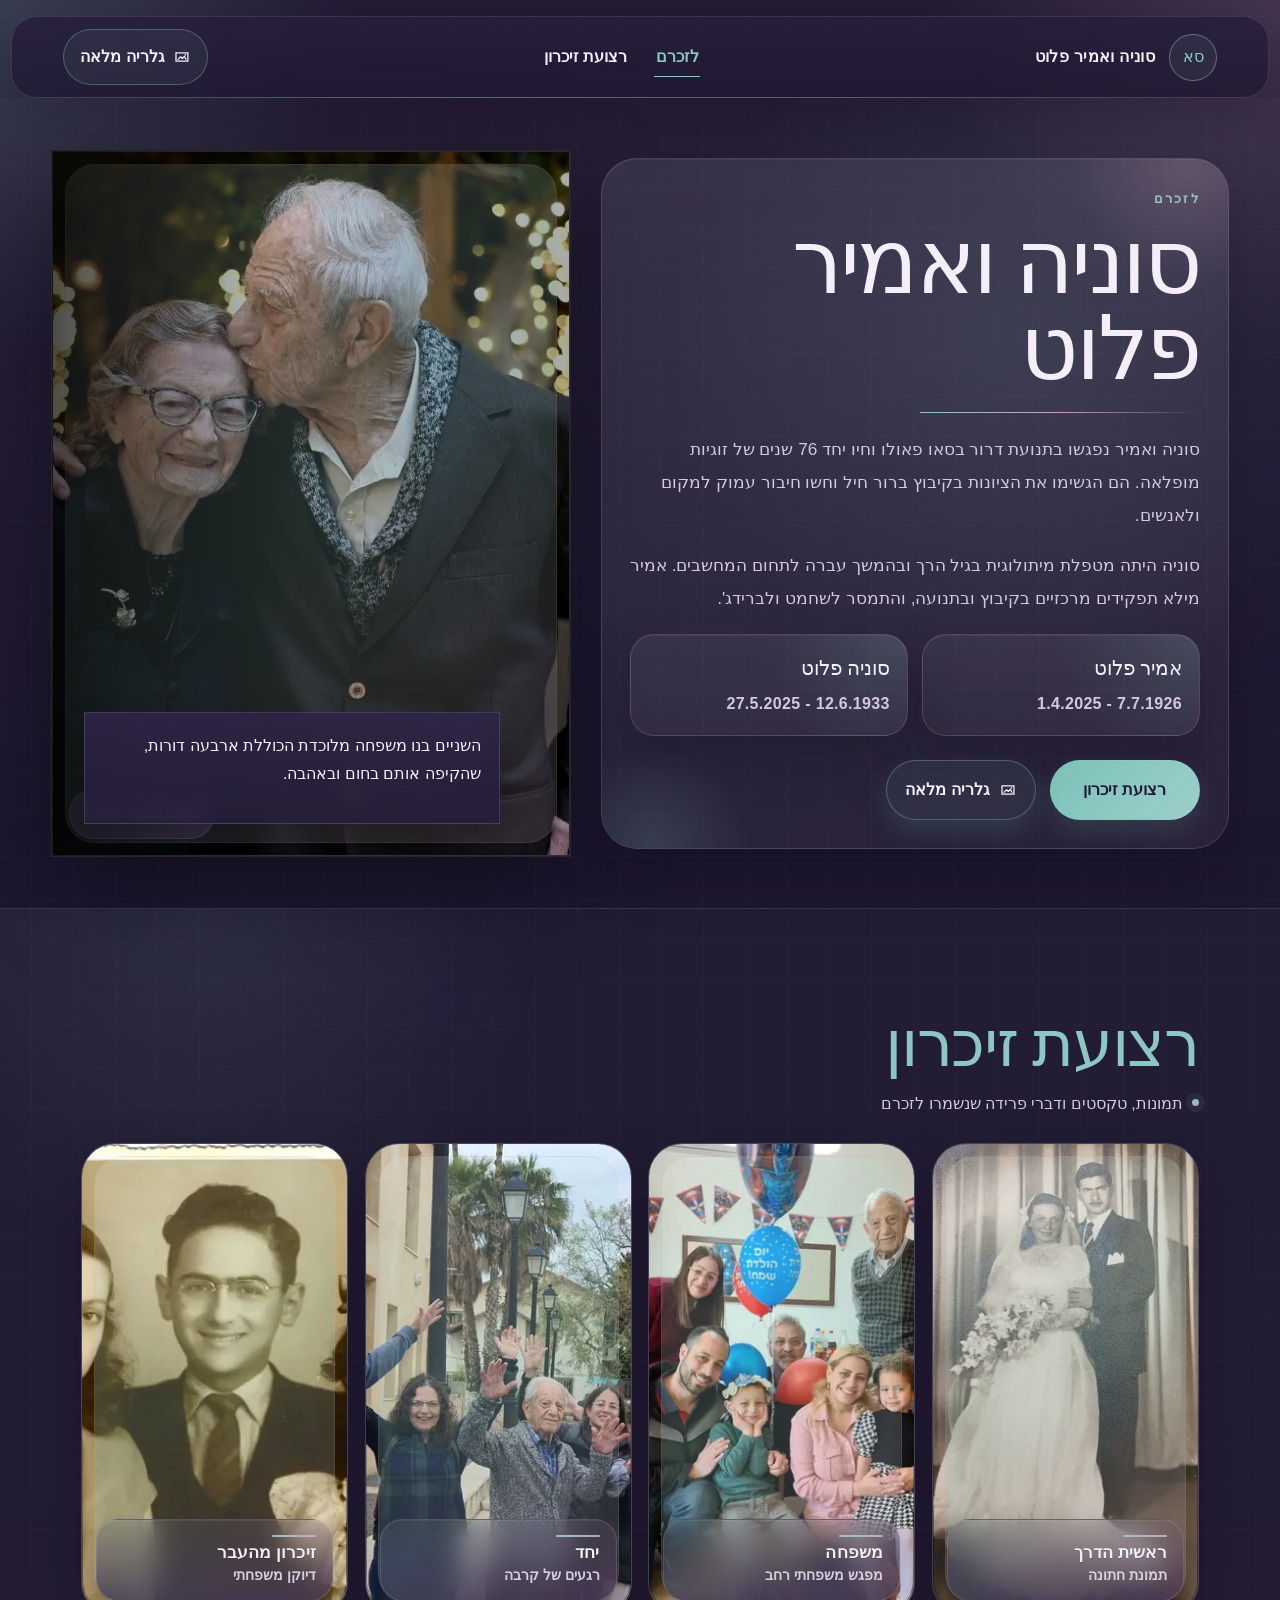
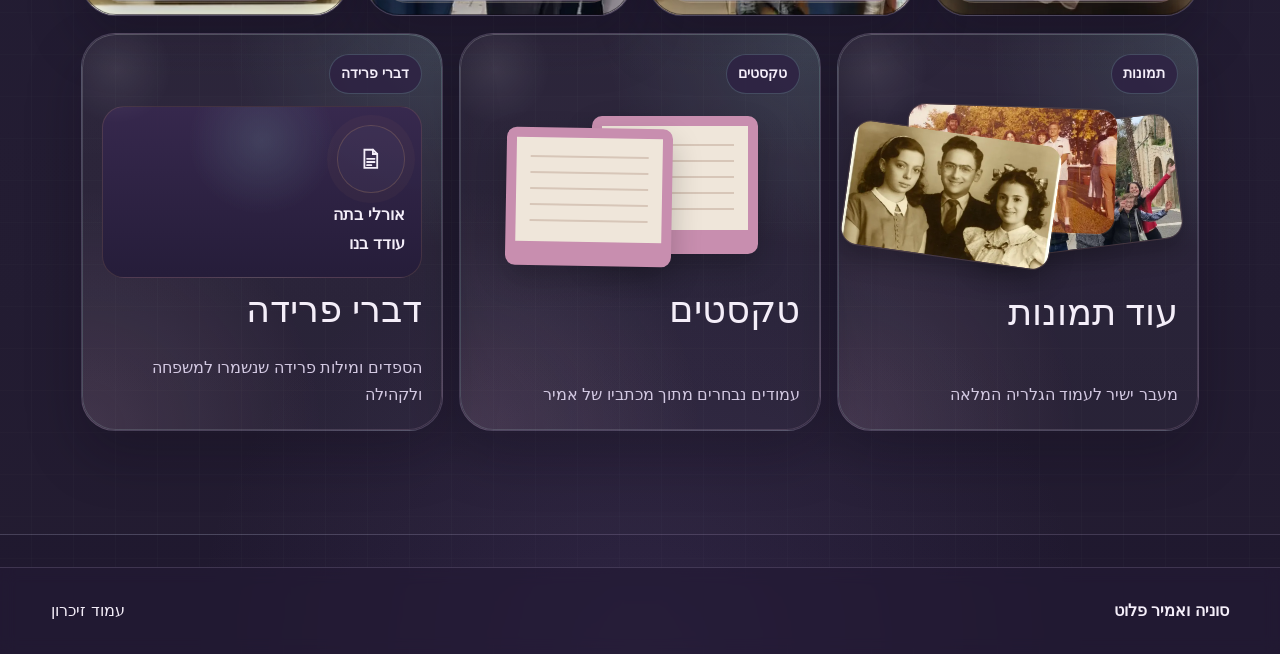
<file: index.html>
<!DOCTYPE html>
<html dir="rtl" lang="he">
<head>
  <meta charset="utf-8"/>
  <meta name="viewport" content="width=device-width, initial-scale=1"/>
  <title>סוניה ואמיר פלוט עמוד זיכרון</title>
  <meta name="description" content="סוניה ואמיר נפגשו בתנועת דרור בסאו פאולו וחיו יחד 76 שנים של זוגיות מופלאה. הם הגשימו את הציונות בקיבוץ ברור חיל וחשו חיבור עמוק למקום ולאנשים."/>
  <link rel="stylesheet" href="assets/css/site.css"/>
  <script defer src="assets/js/site.js"></script>
</head>
<body class="theme-museum final-black-page final-plum-page">
<div class="site-shell">
  <a class="skip-link" href="#main">דילוג לתוכן המרכזי</a>
  <header class="site-header">
    <a class="brand" href="index.html" aria-label="דף הבית">
      <span class="brand-mark">סא</span>
      <span>סוניה ואמיר פלוט</span>
    </a>
    <nav class="site-nav" aria-label="ניווט ראשי">
      <a href="#hero" class="is-active">לזכרם</a>
      <a href="#ribbon">רצועת זיכרון</a>
    </nav>
    <a class="header-cta" href="gallery.html">
      <svg aria-hidden="true" focusable="false" viewBox="0 0 24 24"><path d="M4 6.5h16v11H4z" fill="none" stroke="currentColor" stroke-width="1.7"></path><path d="m6.7 15.2 3.5-3.4 2.3 2.2 2.8-3 2.1 4.2" fill="none" stroke="currentColor" stroke-linecap="round" stroke-linejoin="round" stroke-width="1.7"></path><circle cx="16.6" cy="9.2" fill="currentColor" r="1.1"></circle></svg>
      גלריה מלאה
    </a>
  </header>

  <main id="main" tabindex="-1">
    <section class="museum-hero hero-clean" id="hero" aria-labelledby="hero-title">
      <div class="museum-copy">
        <p class="eyebrow">לזכרם</p>
        <h1 id="hero-title">סוניה ואמיר פלוט</h1>
        <div aria-hidden="true" class="gold-line"></div>
        <p class="lead">סוניה ואמיר נפגשו בתנועת דרור בסאו פאולו וחיו יחד 76 שנים של זוגיות מופלאה. הם הגשימו את הציונות בקיבוץ ברור חיל וחשו חיבור עמוק למקום ולאנשים.</p>
        <p class="lead lead-soft">סוניה היתה מטפלת מיתולוגית בגיל הרך ובהמשך עברה לתחום המחשבים. אמיר מילא תפקידים מרכזיים בקיבוץ ובתנועה, והתמסר לשחמט ולברידג'.</p>
        <div class="date-pair">
          <div class="date-chip"><strong>אמיר פלוט</strong><span>7.7.1926 - 1.4.2025</span></div>
          <div class="date-chip"><strong>סוניה פלוט</strong><span>12.6.1933 - 27.5.2025</span></div>
        </div>
        <div class="btn-row">
          <a class="btn" href="#ribbon">רצועת זיכרון</a>
          <a class="btn secondary" href="gallery.html">
            <svg aria-hidden="true" focusable="false" viewBox="0 0 24 24"><path d="M4 6.5h16v11H4z" fill="none" stroke="currentColor" stroke-width="1.7"></path><path d="m6.7 15.2 3.5-3.4 2.3 2.2 2.8-3 2.1 4.2" fill="none" stroke="currentColor" stroke-linecap="round" stroke-linejoin="round" stroke-width="1.7"></path><circle cx="16.6" cy="9.2" fill="currentColor" r="1.1"></circle></svg>
            גלריה מלאה
          </a>
        </div>
      </div>
      <div class="museum-cover">
        <figure class="photo-cover hero-photo ornate-frame" data-full="assets/shared-webp/photo-24.webp">
          <img src="assets/shared-webp/photo-24.webp" alt="סוניה ואמיר יחד" width="1275" height="866" loading="eager" decoding="async"/>
          <figcaption class="caption-pill">סוניה ואמיר פלוט</figcaption>
        </figure>
        <div class="museum-plaque hero-plaque"><p>השניים בנו משפחה מלוכדת הכוללת ארבעה דורות, שהקיפה אותם בחום ובאהבה.</p></div>
      </div>
    </section>

    <section id="ribbon" class="section ribbon-cards-section memory-hub-section" aria-labelledby="ribbon-title">
      <div class="container">
        <div class="section-heading">
          <h2 id="ribbon-title" class="section-title">רצועת זיכרון</h2>
          <p class="section-note">תמונות, טקסטים ודברי פרידה שנשמרו לזכרם</p>
        </div>
        <div class="memory-hub-grid">
          <figure class="memory-tile photo-tile ornate-frame photo-cover" data-full="assets/shared-webp/photo-14.webp">
            <img src="assets/thumbs-webp/photo-14.webp" alt="תמונת חתונה של סוניה ואמיר" width="360" height="640" loading="lazy" decoding="async"/>
            <figcaption class="caption-bar"><strong>ראשית הדרך</strong><span>תמונת חתונה</span></figcaption>
          </figure>
          <figure class="memory-tile photo-tile ornate-frame photo-cover" data-full="assets/shared-webp/photo-11.webp">
            <img src="assets/thumbs-webp/photo-11.webp" alt="מפגש משפחתי רחב" width="640" height="480" loading="lazy" decoding="async"/>
            <figcaption class="caption-bar"><strong>משפחה</strong><span>מפגש משפחתי רחב</span></figcaption>
          </figure>
          <figure class="memory-tile photo-tile ornate-frame photo-cover" data-full="assets/shared-webp/photo-17.webp">
            <img src="assets/thumbs-webp/photo-17.webp" alt="משפחה מטיילת יחד" width="640" height="480" loading="lazy" decoding="async"/>
            <figcaption class="caption-bar"><strong>יחד</strong><span>רגעים של קרבה</span></figcaption>
          </figure>
          <figure class="memory-tile photo-tile ornate-frame photo-cover" data-full="assets/shared-webp/photo-19.webp">
            <img src="assets/thumbs-webp/photo-19.webp" alt="דיוקן משפחתי ישן" width="640" height="443" loading="lazy" decoding="async"/>
            <figcaption class="caption-bar"><strong>זיכרון מהעבר</strong><span>דיוקן משפחתי</span></figcaption>
          </figure>

          <a class="memory-tile action-tile" href="gallery.html">
            <span class="tile-topper">תמונות</span>
            <span class="tile-icon-stack">
              <img src="assets/thumbs-webp/photo-17.webp" alt="" width="640" height="480" loading="lazy" decoding="async"/>
              <img src="assets/thumbs-webp/photo-18.webp" alt="" width="640" height="464" loading="lazy" decoding="async"/>
              <img src="assets/thumbs-webp/photo-19.webp" alt="" width="640" height="443" loading="lazy" decoding="async"/>
            </span>
            <span class="tile-title">עוד תמונות</span>
            <span class="tile-text">מעבר ישיר לעמוד הגלריה המלאה</span>
          </a>

          <button type="button" class="memory-tile action-tile" data-modal-target="texts-modal">
            <span class="tile-topper">טקסטים</span>
            <span class="mini-page-preview">
              <span class="mini-page"></span>
              <span class="mini-page second"></span>
            </span>
            <span class="tile-title">טקסטים</span>
            <span class="tile-text">עמודים נבחרים מתוך מכתביו של אמיר</span>
          </button>

          <button type="button" class="memory-tile action-tile" data-modal-target="farewell-modal">
            <span class="tile-topper">דברי פרידה</span>
            <span class="doc-preview doc-preview-card">
              <span class="doc-preview-ico"><svg aria-hidden="true" focusable="false" viewBox="0 0 24 24"><path d="M6 3.5h8l4 4v13H6z" fill="none" stroke="currentColor" stroke-width="1.7"></path><path d="M14 3.5v4h4M8.5 12h7M8.5 15h7M8.5 18h4" fill="none" stroke="currentColor" stroke-linecap="round" stroke-width="1.7"></path></svg></span>
              <span>אורלי בתה<br/>עודד בנו</span>
            </span>
            <span class="tile-title">דברי פרידה</span>
            <span class="tile-text">הספדים ומילות פרידה שנשמרו למשפחה ולקהילה</span>
          </button>
        </div>
      </div>
    </section>
  </main>

  <footer class="footer">
    <div class="footer-inner">
      <strong>סוניה ואמיר פלוט</strong>
      <span>עמוד זיכרון</span>
    </div>
  </footer>

  <div class="memory-modal" id="texts-modal" hidden>
    <div class="memory-modal-dialog" role="dialog" aria-modal="true" aria-labelledby="texts-title">
      <button type="button" class="memory-modal-close" data-modal-close aria-label="סגירה"><svg aria-hidden="true" fill="none" viewBox="0 0 24 24"><path d="M6 6l12 12M18 6 6 18" stroke="currentColor" stroke-linecap="round" stroke-width="2"></path></svg></button>
      <div class="memory-modal-head"><h3 id="texts-title">טקסטים</h3></div>
      <div class="memory-modal-grid writings-modal-grid">
        <figure class="photo-frame photo-contain ornate-frame writing-card" data-full="assets/shared-webp/photo-25.webp"><img src="assets/thumbs-webp/photo-25.webp" alt="מכתביו עמוד ראשון" width="640" height="443" loading="lazy" decoding="async"/><figcaption class="caption-bar"><strong>מכתביו</strong><span>עמוד ראשון</span></figcaption></figure>
        <figure class="photo-frame photo-contain ornate-frame writing-card" data-full="assets/shared-webp/photo-26.webp"><img src="assets/thumbs-webp/photo-26.webp" alt="מכתביו עמוד שני" width="640" height="443" loading="lazy" decoding="async"/><figcaption class="caption-bar"><strong>מכתביו</strong><span>עמוד שני</span></figcaption></figure>
      </div>
    </div>
  </div>

  <div class="memory-modal" id="farewell-modal" hidden>
    <div class="memory-modal-dialog" role="dialog" aria-modal="true" aria-labelledby="farewell-title">
      <button type="button" class="memory-modal-close" data-modal-close aria-label="סגירה"><svg aria-hidden="true" fill="none" viewBox="0 0 24 24"><path d="M6 6l12 12M18 6 6 18" stroke="currentColor" stroke-linecap="round" stroke-width="2"></path></svg></button>
      <div class="memory-modal-head"><h3 id="farewell-title">דברי פרידה</h3></div>
      <div class="memory-modal-grid doc-grid modal-doc-grid">
        <a class="doc-card refined-card" href="assets/docs/farewell-sonia.pdf" target="_blank" rel="noopener noreferrer">
          <span class="doc-ico"><svg aria-hidden="true" focusable="false" viewBox="0 0 24 24"><path d="M6 3.5h8l4 4v13H6z" fill="none" stroke="currentColor" stroke-width="1.7"></path><path d="M14 3.5v4h4M8.5 12h7M8.5 15h7M8.5 18h4" fill="none" stroke="currentColor" stroke-linecap="round" stroke-width="1.7"></path></svg></span>
          <strong>דברי פרידה לסוניה</strong>
          <h3>אורלי בתה</h3>
          <p>לפתיחת המסמך המלא</p>
        </a>
        <a class="doc-card refined-card" href="assets/docs/farewell-amir.pdf" target="_blank" rel="noopener noreferrer">
          <span class="doc-ico"><svg aria-hidden="true" focusable="false" viewBox="0 0 24 24"><path d="M6 3.5h8l4 4v13H6z" fill="none" stroke="currentColor" stroke-width="1.7"></path><path d="M14 3.5v4h4M8.5 12h7M8.5 15h7M8.5 18h4" fill="none" stroke="currentColor" stroke-linecap="round" stroke-width="1.7"></path></svg></span>
          <strong>דברי פרידה לאמיר</strong>
          <h3>עודד בנו</h3>
          <p>לפתיחת המסמך המלא</p>
        </a>
      </div>
    </div>
  </div>

  <div class="lightbox" data-lightbox aria-label="תצוגת תמונה מוגדלת">
    <button type="button" class="lightbox-close" data-lightbox-close aria-label="סגירת תמונה">
      <svg aria-hidden="true" fill="none" viewBox="0 0 24 24"><path d="M6 6l12 12M18 6 6 18" stroke="currentColor" stroke-linecap="round" stroke-width="2"></path></svg>
    </button>
    <img data-lightbox-img alt="תמונה מוגדלת מתוך אלבום הזיכרון"/>
  </div>
</div>
</body>
</html>
</file>
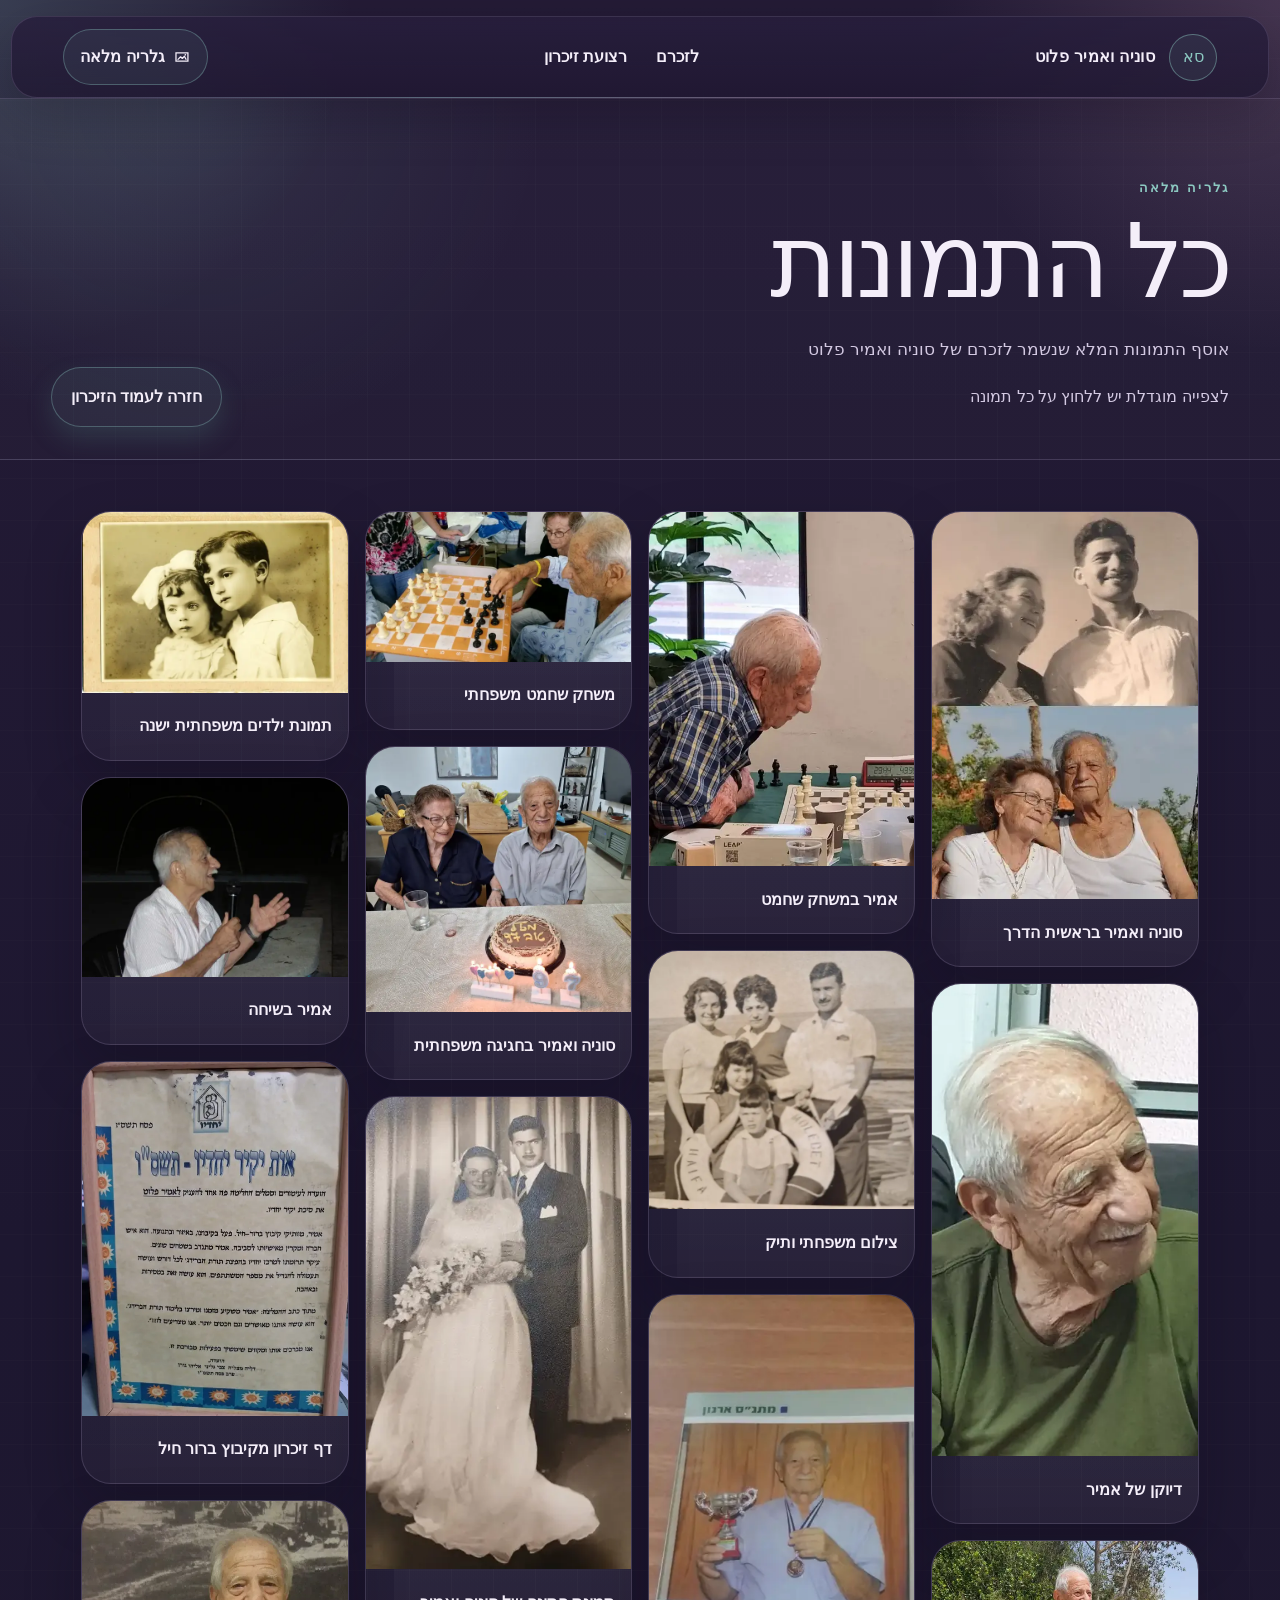
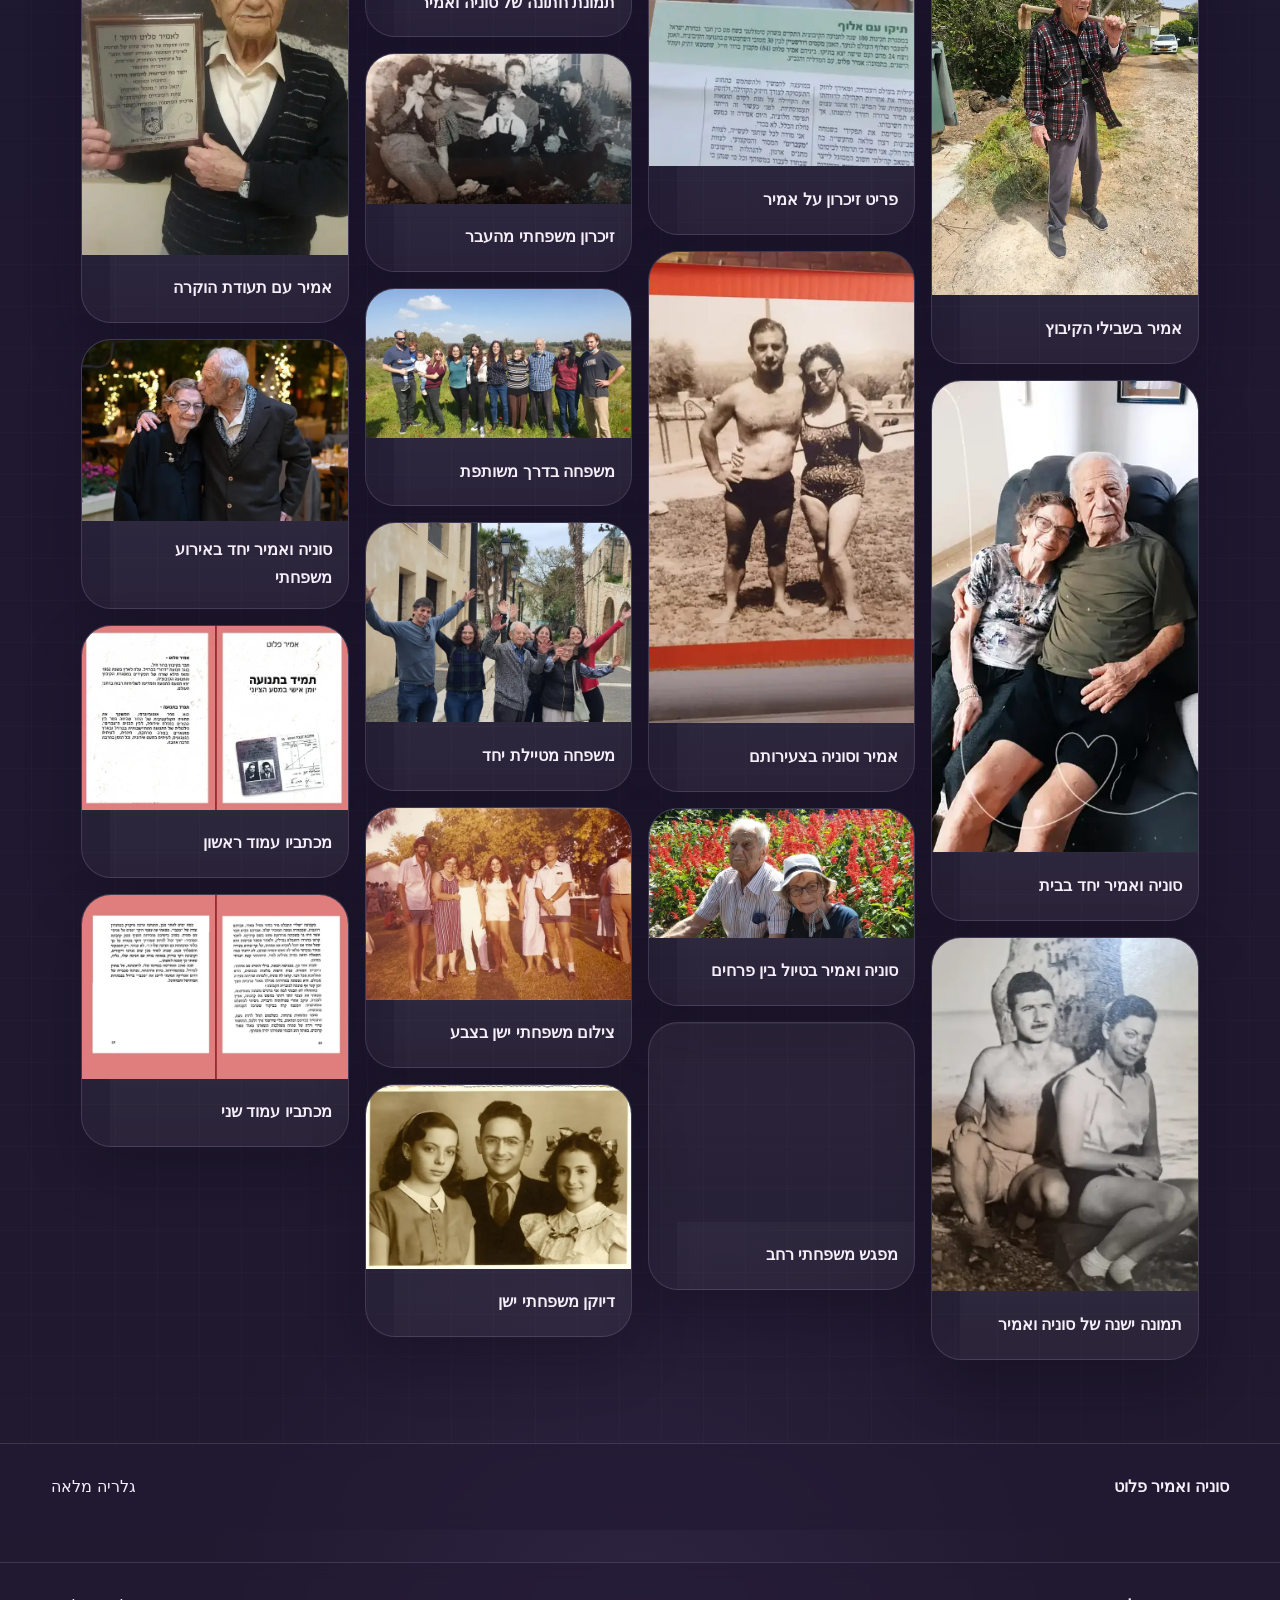
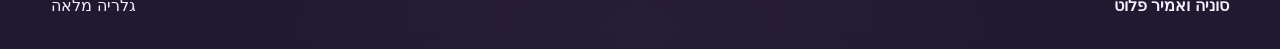
<file: gallery.html>
<!DOCTYPE html>
<html dir="rtl" lang="he">
<head>
  <meta charset="utf-8"/>
  <meta name="viewport" content="width=device-width, initial-scale=1"/>
  <title>גלריה מלאה סוניה ואמיר פלוט</title>
  <meta name="description" content="גלריה מלאה מתוך אלבום התמונות של סוניה ואמיר פלוט"/>
  <link rel="stylesheet" href="assets/css/site.css"/>
  <script defer src="assets/js/site.js"></script>
</head>
<body class="theme-museum final-black-page final-plum-page">
<div class="site-shell">
  <a class="skip-link" href="#main">דילוג לתוכן המרכזי</a>
  <header class="site-header">
    <a class="brand" href="index.html" aria-label="דף הבית"><span class="brand-mark">סא</span><span>סוניה ואמיר פלוט</span></a>
    <nav class="site-nav" aria-label="ניווט ראשי">
      <a href="index.html#hero">לזכרם</a>
      <a href="index.html#ribbon">רצועת זיכרון</a>
    </nav>
    <a class="header-cta" href="gallery.html"><svg aria-hidden="true" focusable="false" viewBox="0 0 24 24"><path d="M4 6.5h16v11H4z" fill="none" stroke="currentColor" stroke-width="1.7"></path><path d="m6.7 15.2 3.5-3.4 2.3 2.2 2.8-3 2.1 4.2" fill="none" stroke="currentColor" stroke-linecap="round" stroke-linejoin="round" stroke-width="1.7"></path><circle cx="16.6" cy="9.2" fill="currentColor" r="1.1"></circle></svg> גלריה מלאה</a>
  </header>
  <main id="main" tabindex="-1">
    <section class="gallery-hero clean-gallery-hero">
      <div class="gallery-hero-inner">
        <div>
          <p class="eyebrow">גלריה מלאה</p>
          <h1>כל התמונות</h1>
          <p class="lead">אוסף התמונות המלא שנשמר לזכרם של סוניה ואמיר פלוט</p>
          <p class="muted">לצפייה מוגדלת יש ללחוץ על כל תמונה</p>
        </div>
        <div class="gallery-actions"><a class="btn secondary" href="index.html">חזרה לעמוד הזיכרון</a></div>
      </div>
    </section>
    <section aria-label="גלריית תמונות מלאה" class="container gallery-masonry refined-gallery-masonry">
<figure class="gallery-card refined-gallery-card" data-full="assets/shared-webp/photo-01.webp"><img src="assets/thumbs-webp/photo-01.webp" alt="סוניה ואמיר בראשית הדרך" width="439" height="640" loading="eager" decoding="async"/><figcaption>סוניה ואמיר בראשית הדרך</figcaption></figure><figure class="gallery-card refined-gallery-card" data-full="assets/shared-webp/photo-02.webp"><img src="assets/thumbs-webp/photo-02.webp" alt="דיוקן של אמיר" width="360" height="640" loading="eager" decoding="async"/><figcaption>דיוקן של אמיר</figcaption></figure><figure class="gallery-card refined-gallery-card" data-full="assets/shared-webp/photo-03.webp"><img src="assets/thumbs-webp/photo-03.webp" alt="אמיר בשבילי הקיבוץ" width="480" height="640" loading="eager" decoding="async"/><figcaption>אמיר בשבילי הקיבוץ</figcaption></figure><figure class="gallery-card refined-gallery-card" data-full="assets/shared-webp/photo-04.webp"><img src="assets/thumbs-webp/photo-04.webp" alt="סוניה ואמיר יחד בבית" width="360" height="640" loading="eager" decoding="async"/><figcaption>סוניה ואמיר יחד בבית</figcaption></figure><figure class="gallery-card refined-gallery-card" data-full="assets/shared-webp/photo-05.webp"><img src="assets/thumbs-webp/photo-05.webp" alt="תמונה ישנה של סוניה ואמיר" width="480" height="640" loading="eager" decoding="async"/><figcaption>תמונה ישנה של סוניה ואמיר</figcaption></figure><figure class="gallery-card refined-gallery-card" data-full="assets/shared-webp/photo-06.webp"><img src="assets/thumbs-webp/photo-06.webp" alt="אמיר במשחק שחמט" width="480" height="640" loading="eager" decoding="async"/><figcaption>אמיר במשחק שחמט</figcaption></figure><figure class="gallery-card refined-gallery-card" data-full="assets/shared-webp/photo-07.webp"><img src="assets/thumbs-webp/photo-07.webp" alt="צילום משפחתי ותיק" width="640" height="622" loading="lazy" decoding="async"/><figcaption>צילום משפחתי ותיק</figcaption></figure><figure class="gallery-card refined-gallery-card" data-full="assets/shared-webp/photo-08.webp"><img src="assets/thumbs-webp/photo-08.webp" alt="פריט זיכרון על אמיר" width="360" height="640" loading="lazy" decoding="async"/><figcaption>פריט זיכרון על אמיר</figcaption></figure><figure class="gallery-card refined-gallery-card" data-full="assets/shared-webp/photo-09.webp"><img src="assets/thumbs-webp/photo-09.webp" alt="אמיר וסוניה בצעירותם" width="360" height="640" loading="lazy" decoding="async"/><figcaption>אמיר וסוניה בצעירותם</figcaption></figure><figure class="gallery-card refined-gallery-card" data-full="assets/shared-webp/photo-10.webp"><img src="assets/thumbs-webp/photo-10.webp" alt="סוניה ואמיר בטיול בין פרחים" width="640" height="311" loading="lazy" decoding="async"/><figcaption>סוניה ואמיר בטיול בין פרחים</figcaption></figure><figure class="gallery-card refined-gallery-card" data-full="assets/shared-webp/photo-11.webp"><img src="assets/thumbs-webp/photo-11.webp" alt="מפגש משפחתי רחב" width="640" height="480" loading="lazy" decoding="async"/><figcaption>מפגש משפחתי רחב</figcaption></figure><figure class="gallery-card refined-gallery-card" data-full="assets/shared-webp/photo-12.webp"><img src="assets/thumbs-webp/photo-12.webp" alt="משחק שחמט משפחתי" width="640" height="360" loading="lazy" decoding="async"/><figcaption>משחק שחמט משפחתי</figcaption></figure><figure class="gallery-card refined-gallery-card" data-full="assets/shared-webp/photo-13.webp"><img src="assets/thumbs-webp/photo-13.webp" alt="סוניה ואמיר בחגיגה משפחתית" width="640" height="640" loading="lazy" decoding="async"/><figcaption>סוניה ואמיר בחגיגה משפחתית</figcaption></figure><figure class="gallery-card refined-gallery-card" data-full="assets/shared-webp/photo-14.webp"><img src="assets/thumbs-webp/photo-14.webp" alt="תמונת חתונה של סוניה ואמיר" width="360" height="640" loading="lazy" decoding="async"/><figcaption>תמונת חתונה של סוניה ואמיר</figcaption></figure><figure class="gallery-card refined-gallery-card" data-full="assets/shared-webp/photo-15.webp"><img src="assets/thumbs-webp/photo-15.webp" alt="זיכרון משפחתי מהעבר" width="640" height="360" loading="lazy" decoding="async"/><figcaption>זיכרון משפחתי מהעבר</figcaption></figure><figure class="gallery-card refined-gallery-card" data-full="assets/shared-webp/photo-16.webp"><img src="assets/thumbs-webp/photo-16.webp" alt="משפחה בדרך משותפת" width="640" height="360" loading="lazy" decoding="async"/><figcaption>משפחה בדרך משותפת</figcaption></figure><figure class="gallery-card refined-gallery-card" data-full="assets/shared-webp/photo-17.webp"><img src="assets/thumbs-webp/photo-17.webp" alt="משפחה מטיילת יחד" width="640" height="480" loading="lazy" decoding="async"/><figcaption>משפחה מטיילת יחד</figcaption></figure><figure class="gallery-card refined-gallery-card" data-full="assets/shared-webp/photo-18.webp"><img src="assets/thumbs-webp/photo-18.webp" alt="צילום משפחתי ישן בצבע" width="640" height="464" loading="lazy" decoding="async"/><figcaption>צילום משפחתי ישן בצבע</figcaption></figure><figure class="gallery-card refined-gallery-card" data-full="assets/shared-webp/photo-19.webp"><img src="assets/thumbs-webp/photo-19.webp" alt="דיוקן משפחתי ישן" width="640" height="443" loading="lazy" decoding="async"/><figcaption>דיוקן משפחתי ישן</figcaption></figure><figure class="gallery-card refined-gallery-card" data-full="assets/shared-webp/photo-20.webp"><img src="assets/thumbs-webp/photo-20.webp" alt="תמונת ילדים משפחתית ישנה" width="640" height="435" loading="lazy" decoding="async"/><figcaption>תמונת ילדים משפחתית ישנה</figcaption></figure><figure class="gallery-card refined-gallery-card" data-full="assets/shared-webp/photo-21.webp"><img src="assets/thumbs-webp/photo-21.webp" alt="אמיר בשיחה" width="640" height="480" loading="lazy" decoding="async"/><figcaption>אמיר בשיחה</figcaption></figure><figure class="gallery-card refined-gallery-card" data-full="assets/shared-webp/photo-22.webp"><img src="assets/thumbs-webp/photo-22.webp" alt="דף זיכרון מקיבוץ ברור חיל" width="480" height="640" loading="lazy" decoding="async"/><figcaption>דף זיכרון מקיבוץ ברור חיל</figcaption></figure><figure class="gallery-card refined-gallery-card" data-full="assets/shared-webp/photo-23.webp"><img src="assets/thumbs-webp/photo-23.webp" alt="אמיר עם תעודת הוקרה" width="480" height="640" loading="lazy" decoding="async"/><figcaption>אמיר עם תעודת הוקרה</figcaption></figure><figure class="gallery-card refined-gallery-card" data-full="assets/shared-webp/photo-24.webp"><img src="assets/thumbs-webp/photo-24.webp" alt="סוניה ואמיר יחד באירוע משפחתי" width="640" height="435" loading="lazy" decoding="async"/><figcaption>סוניה ואמיר יחד באירוע משפחתי</figcaption></figure><figure class="gallery-card refined-gallery-card" data-full="assets/shared-webp/photo-25.webp"><img src="assets/thumbs-webp/photo-25.webp" alt="מכתביו עמוד ראשון" width="640" height="443" loading="lazy" decoding="async"/><figcaption>מכתביו עמוד ראשון</figcaption></figure><figure class="gallery-card refined-gallery-card" data-full="assets/shared-webp/photo-26.webp"><img src="assets/thumbs-webp/photo-26.webp" alt="מכתביו עמוד שני" width="640" height="443" loading="lazy" decoding="async"/><figcaption>מכתביו עמוד שני</figcaption></figure>
    </section>
  </main>
  <footer class="footer"><div class="footer-inner"><strong>סוניה ואמיר פלוט</strong><span>גלריה מלאה</span></div></footer>
  <div class="lightbox" data-lightbox aria-label="תצוגת תמונה מוגדלת"><button type="button" class="lightbox-close" data-lightbox-close aria-label="סגירת תמונה"><svg aria-hidden="true" fill="none" viewBox="0 0 24 24"><path d="M6 6l12 12M18 6 6 18" stroke="currentColor" stroke-linecap="round" stroke-width="2"></path></svg></button><img data-lightbox-img alt="תמונה מוגדלת מתוך אלבום הזיכרון"/></div>
</div>
</body>
</html
    </section>
  </main>
  <footer class="footer"><div class="footer-inner"><strong>סוניה ואמיר פלוט</strong><span>גלריה מלאה</span></div></footer>
  <div class="lightbox" data-lightbox aria-label="תצוגת תמונה מוגדלת"><button type="button" class="lightbox-close" data-lightbox-close aria-label="סגירת תמונה"><svg aria-hidden="true" fill="none" viewBox="0 0 24 24"><path d="M6 6l12 12M18 6 6 18" stroke="currentColor" stroke-linecap="round" stroke-width="2"></path></svg></button><img data-lightbox-img alt="תמונה מוגדלת מתוך אלבום הזיכרון"/></div>
</div>
</body>
</html>
</file>
<file: assets/css/site.css>
:root{
  color-scheme: dark;
  --serif: Georgia, 'Times New Roman', serif;
  --sans: Arial, 'Segoe UI', sans-serif;
  --pad: clamp(1rem, 4vw, 4.5rem);
  --content: 1220px;
  --radius: 24px;
  --radius-lg: 38px;
  --shadow: 0 26px 90px rgba(0,0,0,.42);
}
*{box-sizing:border-box}
html{scroll-behavior:smooth;scroll-padding-top:100px}
html.has-lightbox{overflow:hidden}
body{margin:0;direction:rtl;text-align:right;font-family:var(--sans);line-height:1.78;background:var(--bg);color:var(--text);overflow-x:hidden}
a{color:inherit;text-decoration:none}
img{display:block;max-inline-size:100%;block-size:auto}
button{font:inherit;color:inherit}
svg{inline-size:1.12em;block-size:1.12em;vertical-align:-.18em}
.skip-link{position:absolute;inset-block-start:.8rem;inset-inline-start:.8rem;z-index:1000;transform:translateY(-160%);padding:.75rem 1rem;border-radius:999px;background:#fff;color:#111;transition:transform .18s ease}.skip-link:focus{transform:translateY(0)}
.site-shell{min-block-size:100vh;background:var(--texture)}
.site-header{position:sticky;inset-block-start:0;z-index:60;display:grid;grid-template-columns:auto 1fr auto;gap:1rem;align-items:center;padding-block:.78rem;padding-inline:var(--pad);border-block-end:1px solid var(--line);background:rgba(var(--header-rgb),.94);backdrop-filter:blur(14px);box-shadow:0 18px 50px rgba(0,0,0,.28)}
.brand{display:inline-flex;align-items:center;gap:.82rem;color:var(--accent);font-weight:900;letter-spacing:.04em;white-space:nowrap}.brand-mark{inline-size:2.95rem;block-size:2.95rem;display:grid;place-items:center;border:1px solid currentColor;border-radius:50%;font-family:var(--serif);font-weight:400;letter-spacing:0}.brand small{display:block;color:var(--muted);font-size:.72rem;font-weight:700;letter-spacing:0;line-height:1.2}.site-nav{display:flex;justify-content:center;align-items:center;gap:clamp(.65rem,2vw,2rem);color:var(--muted);font-weight:800}.site-nav a{position:relative;padding:.48rem .08rem}.site-nav a::after{content:'';position:absolute;inset-inline:0;inset-block-end:.16rem;block-size:1px;background:currentColor;transform:scaleX(0);transform-origin:center;transition:transform .2s ease}.site-nav a:hover::after,.site-nav .is-active::after{transform:scaleX(1)}.header-cta{display:inline-flex;align-items:center;gap:.5rem;border:1px solid var(--accent);padding:.78rem 1rem;border-radius:999px;color:var(--accent);font-weight:900;background:rgba(255,255,255,.025)}.header-cta:hover{background:var(--accent);color:var(--btn-text)}
.container{max-inline-size:var(--content);margin-inline:auto;padding-inline:var(--pad)}
.section{padding-block:clamp(4.2rem,8vw,7.5rem)}
.eyebrow{margin:0 0 .6rem;color:var(--accent);font-weight:900;letter-spacing:.16em;text-transform:uppercase;font-size:.82rem}
h1,h2,h3,p{margin-block-start:0}h1,h2,h3{font-family:var(--serif);font-weight:500;line-height:1.05}h1{font-size:clamp(3.7rem,8vw,8rem);letter-spacing:-.045em;margin-block-end:1rem}h2{font-size:clamp(2.4rem,5vw,5.4rem);letter-spacing:-.035em;margin-block-end:1rem}h3{font-size:clamp(1.4rem,2vw,2.1rem);margin-block-end:.55rem}.lead{font-size:clamp(1.06rem,1.6vw,1.35rem);color:var(--soft);max-inline-size:760px}.muted{color:var(--muted)}.gold-line{inline-size:min(280px,50vw);block-size:1px;background:linear-gradient(90deg,transparent,var(--accent),transparent);margin-block:1.25rem}.btn-row{display:flex;gap:.85rem;flex-wrap:wrap;margin-block-start:1.5rem}.btn{display:inline-flex;align-items:center;justify-content:center;gap:.55rem;border:1px solid var(--accent);background:var(--accent);color:var(--btn-text);padding:.92rem 1.15rem;border-radius:999px;font-weight:900;min-inline-size:150px}.btn.secondary{background:transparent;color:var(--accent)}.btn:hover{filter:brightness(1.08)}
.photo-cover,.photo-contain{margin:0;cursor:pointer}.photo-cover img{inline-size:100%;block-size:100%;object-fit:cover}.photo-contain{display:grid;place-items:center}.photo-contain img{inline-size:100%;block-size:100%;object-fit:contain}.photo-frame{position:relative;border:1px solid var(--line);background:rgba(255,255,255,.045);box-shadow:var(--shadow);overflow:hidden}.photo-frame::after{content:'';position:absolute;inset:0;pointer-events:none;background:linear-gradient(180deg,transparent,rgba(0,0,0,.24))}.caption{position:absolute;z-index:2;inset-inline:1rem;inset-block-end:1rem;padding:.75rem .9rem;border:1px solid rgba(255,255,255,.16);background:rgba(0,0,0,.48);backdrop-filter:blur(10px);color:var(--text);font-weight:900}
.doc-grid{display:grid;grid-template-columns:repeat(2,minmax(0,1fr));gap:1rem}.doc-card{display:block;position:relative;min-block-size:250px;padding:clamp(1.25rem,2.5vw,2rem);border:1px solid var(--line);border-radius:var(--radius);background:linear-gradient(135deg,rgba(255,255,255,.065),rgba(255,255,255,.025));box-shadow:var(--shadow)}.doc-card .doc-ico{inline-size:2.2rem;block-size:2.2rem;color:var(--accent);margin-block-end:1rem}.doc-card strong{display:block;color:var(--accent);margin-block-end:.4rem}.doc-card p{color:var(--soft)}.doc-card:hover{transform:translateY(-2px);transition:transform .18s ease}
.lightbox{position:fixed;inset:0;z-index:1000;display:none;place-items:center;padding:1rem;background:rgba(0,0,0,.88)}.lightbox.is-open{display:grid}.lightbox img{max-inline-size:min(96vw,1200px);max-block-size:88vh;object-fit:contain;border-radius:18px;box-shadow:0 30px 120px #000}.lightbox-close{position:fixed;inset-block-start:1rem;inset-inline-end:1rem;inline-size:3rem;block-size:3rem;border:1px solid rgba(255,255,255,.25);border-radius:50%;background:rgba(0,0,0,.45);display:grid;place-items:center;cursor:pointer}
.footer{padding:1.8rem var(--pad);border-block-start:1px solid var(--line);color:var(--muted)}.footer-inner{max-inline-size:var(--content);margin-inline:auto;display:flex;justify-content:space-between;gap:1rem;flex-wrap:wrap}

/* Museum black */
.theme-museum{--bg:#090807;--header-rgb:9,8,7;--card:#14100d;--text:#fff4e7;--soft:#e5d7c6;--muted:#bda993;--accent:#d08a47;--accent-2:#f3c079;--line:rgba(208,138,71,.28);--btn-text:#130d08;--texture:radial-gradient(circle at 7% 10%,rgba(208,138,71,.13),transparent 24rem),radial-gradient(circle at 88% 0%,rgba(255,255,255,.06),transparent 24rem),linear-gradient(180deg,#0b0908,#11100f 45%,#090807)}
.museum-hero{max-inline-size:1460px;margin-inline:auto;padding:clamp(1.4rem,4vw,4.2rem) var(--pad);display:grid;grid-template-columns:.92fr 1.08fr;gap:clamp(1rem,3vw,3rem);align-items:stretch;min-block-size:min(820px,calc(100vh - 90px))}.museum-copy{position:relative;z-index:2;align-self:center;padding:clamp(1.3rem,3.8vw,3.3rem);border:1px solid var(--line);background:linear-gradient(135deg,rgba(20,16,13,.92),rgba(9,8,7,.76));box-shadow:var(--shadow)}.museum-copy h1 span{color:var(--accent)}.museum-cover{position:relative;min-block-size:580px;border:1px solid var(--line);background:#050403;box-shadow:var(--shadow);overflow:hidden}.museum-cover .photo-cover{block-size:100%}.museum-cover img{filter:saturate(.74) contrast(1.12) brightness(.82);object-position:53% 44%}.museum-cover::after{content:'';position:absolute;inset:0;background:linear-gradient(90deg,rgba(9,8,7,.66),rgba(9,8,7,.06) 46%,rgba(9,8,7,.18));pointer-events:none}.museum-plaque{position:absolute;z-index:2;inset-inline-end:clamp(1rem,3vw,2rem);inset-block-end:clamp(1rem,3vw,2rem);max-inline-size:430px;padding:1.15rem;border:1px solid var(--line);background:rgba(9,8,7,.72);backdrop-filter:blur(10px)}
.memory-ribbon{padding-block:clamp(2.8rem,5vw,5rem);padding-inline:var(--pad);border-block:1px solid var(--line);background:linear-gradient(90deg,rgba(208,138,71,.1),rgba(255,255,255,.035),rgba(208,138,71,.1))}.ribbon-inner{max-inline-size:var(--content);margin-inline:auto;display:grid;grid-template-columns:.86fr 1.32fr .86fr;gap:1px;background:var(--line);border:1px solid var(--line)}.ribbon-panel{padding:clamp(1.25rem,3vw,2.2rem);background:var(--bg)}.ribbon-panel strong{display:block;color:var(--accent);font-family:var(--serif);font-size:clamp(1.35rem,2vw,2rem);font-weight:500}.ribbon-panel .date{display:block;color:var(--muted);margin-block-start:.25rem}.ribbon-center{text-align:center}.ribbon-center p{max-inline-size:680px;margin-inline:auto;color:var(--soft)}
.museum-waypoints{display:grid;grid-template-columns:.34fr .66fr;gap:clamp(1.5rem,4vw,4rem);align-items:start}.waypoint-aside{position:sticky;inset-block-start:110px}.waypoint-list{list-style:none;margin:0;padding:0;display:grid;gap:1rem}.waypoint-card{display:grid;grid-template-columns:5.2rem 1fr;gap:1rem;padding:1.25rem;border:1px solid var(--line);border-radius:var(--radius);background:linear-gradient(135deg,rgba(208,138,71,.09),rgba(255,255,255,.035));box-shadow:var(--shadow)}.waypoint-card time{color:var(--accent);font-weight:900}.waypoint-card p{color:var(--soft)}
.farewell-museum{background:linear-gradient(180deg,rgba(208,138,71,.07),transparent)}.farewell-layout{display:grid;grid-template-columns:1fr 1fr;gap:clamp(1rem,3vw,2.5rem);align-items:stretch}.farewell-quote{padding:clamp(1.4rem,4vw,3rem);border:1px solid var(--line);border-radius:var(--radius-lg);background:linear-gradient(135deg,rgba(255,255,255,.055),rgba(208,138,71,.06));box-shadow:var(--shadow)}.farewell-quote blockquote{margin:0;font-family:var(--serif);font-size:clamp(1.55rem,3vw,2.6rem);line-height:1.35;color:var(--text)}
.saved-moments{display:grid;grid-template-columns:1.05fr .95fr;gap:1rem;align-items:stretch}.saved-main{min-block-size:560px;border-radius:var(--radius-lg)}.saved-side{display:grid;grid-template-columns:1fr 1fr;gap:1rem}.saved-side figure{margin:0;border-radius:var(--radius);min-block-size:255px}.album-top{display:flex;align-items:end;justify-content:space-between;gap:1.5rem;flex-wrap:wrap}.album-note{max-inline-size:780px;color:var(--soft)}

/* Warm blue / plum */
.theme-warm{--bg:#101827;--header-rgb:16,24,39;--card:#1a2740;--text:#fff3e3;--soft:#e8dac8;--muted:#b8c4cf;--accent:#d9b46d;--accent-2:#86c7c2;--rose:#cc8ba0;--line:rgba(217,180,109,.28);--btn-text:#101827;--texture:radial-gradient(circle at 12% 7%,rgba(134,199,194,.20),transparent 30rem),radial-gradient(circle at 88% 10%,rgba(204,139,160,.19),transparent 28rem),linear-gradient(135deg,#0d1422,#17233c 48%,#2c1e31 100%)}
.warm-hero{padding:clamp(2rem,5vw,5.5rem) var(--pad) 0}.warm-hero-inner{max-inline-size:var(--content);margin-inline:auto;display:grid;grid-template-columns:.92fr 1.08fr;gap:clamp(1rem,4vw,4rem);align-items:center}.warm-copy{padding-block:clamp(1rem,4vw,4rem)}.warm-copy h1 span{color:var(--accent-2)}.warm-art{position:relative;min-block-size:660px;display:grid;place-items:center}.warm-art:before{content:'';position:absolute;inset:8% 6% 5% 16%;border:1px solid rgba(134,199,194,.38);border-radius:44% 56% 54% 46%;transform:rotate(8deg)}.warm-art:after{content:'';position:absolute;inset:15% 13% 12% 0;border:1px solid rgba(217,180,109,.35);border-radius:50%;transform:rotate(-10deg)}.warm-portrait{position:relative;z-index:1;inline-size:min(560px,86vw);aspect-ratio:4/5;border-radius:48% 48% 20% 20%;border:1px solid var(--line);box-shadow:var(--shadow);overflow:hidden}.warm-portrait img{object-position:55% 42%;filter:saturate(.9) contrast(1.04) brightness(.9)}.warm-badge{position:absolute;z-index:2;inset-inline-start:0;inset-block-end:8%;padding:1rem 1.15rem;border:1px solid var(--line);border-radius:22px;background:rgba(16,24,39,.82);box-shadow:var(--shadow);max-inline-size:300px}.warm-ribbon{padding-block:clamp(3rem,6vw,5rem)}.constellation{display:grid;grid-template-columns:repeat(4,minmax(0,1fr));gap:1rem}.constellation-card{position:relative;padding:1.35rem;border:1px solid var(--line);border-radius:var(--radius);background:rgba(255,255,255,.06);box-shadow:var(--shadow);min-block-size:210px}.constellation-card:before{content:'';position:absolute;inset-block-start:1rem;inset-inline-end:1rem;inline-size:.62rem;block-size:.62rem;border-radius:50%;background:var(--accent-2);box-shadow:0 0 0 .45rem rgba(134,199,194,.09)}.constellation-card p{color:var(--soft)}
.warm-waypoints{display:grid;grid-template-columns:repeat(6,minmax(0,1fr));gap:.9rem}.warm-step{position:relative;min-block-size:265px;padding:1rem;border:1px solid var(--line);border-radius:32px;background:linear-gradient(180deg,rgba(255,255,255,.07),rgba(255,255,255,.03));overflow:hidden}.warm-step:nth-child(even){transform:translateY(2.3rem)}.warm-step time{display:inline-grid;place-items:center;inline-size:3.7rem;block-size:3.7rem;border-radius:50%;background:rgba(134,199,194,.14);color:var(--accent-2);font-weight:900;margin-block-end:1rem}.warm-step p{color:var(--soft);font-size:.98rem}.farewell-warm{background:linear-gradient(180deg,rgba(134,199,194,.08),rgba(204,139,160,.06))}.farewell-cards{display:grid;grid-template-columns:.9fr 1.1fr;gap:1rem;align-items:start}.letter-note{padding:clamp(1.3rem,3vw,2.4rem);border:1px solid rgba(255,243,227,.18);border-radius:var(--radius-lg);background:rgba(255,243,227,.09);box-shadow:var(--shadow)}.warm-album{display:grid;grid-template-columns:repeat(12,1fr);gap:1rem}.warm-album figure{margin:0;border-radius:26px}.warm-album .a{grid-column:span 5;grid-row:span 2;min-block-size:540px}.warm-album .b{grid-column:span 4;min-block-size:260px}.warm-album .c{grid-column:span 3;min-block-size:260px}.warm-album .d{grid-column:span 3;min-block-size:260px}.warm-album .e{grid-column:span 4;min-block-size:260px}.warm-album .f{grid-column:span 5;min-block-size:260px}.warm-closing{padding:clamp(4rem,9vw,8rem) var(--pad);text-align:center;background:radial-gradient(circle at center,rgba(217,180,109,.13),transparent 32rem)}

/* Velvet no-waypoints */
.theme-velvet{--bg:#120d13;--header-rgb:18,13,19;--card:#211623;--text:#fff0e8;--soft:#ecd7cc;--muted:#c1a7a9;--accent:#d7a16a;--accent-2:#c77c8c;--line:rgba(215,161,106,.27);--btn-text:#1a1011;--texture:radial-gradient(circle at 18% 4%,rgba(199,124,140,.20),transparent 28rem),radial-gradient(circle at 84% 14%,rgba(215,161,106,.18),transparent 26rem),linear-gradient(160deg,#120d13,#251426 54%,#150f15)}
.velvet-hero{padding:clamp(2rem,5vw,5rem) var(--pad)}.velvet-card{max-inline-size:var(--content);margin-inline:auto;display:grid;grid-template-columns:1.08fr .92fr;gap:clamp(1rem,4vw,3rem);align-items:stretch;border:1px solid var(--line);border-radius:44px;background:linear-gradient(135deg,rgba(255,255,255,.06),rgba(255,255,255,.025));box-shadow:var(--shadow);overflow:hidden}.velvet-copy{padding:clamp(1.5rem,4vw,4rem);align-self:center}.velvet-copy h1 span{color:var(--accent-2)}.velvet-photo{min-block-size:620px}.velvet-photo img{filter:saturate(.88) contrast(1.05) brightness(.9);object-position:52% 42%}.velvet-ribbon-grid{display:grid;grid-template-columns:1fr 1fr;gap:1rem}.velvet-ribbon-card{border:1px solid var(--line);border-radius:var(--radius-lg);padding:clamp(1.3rem,3vw,2.4rem);background:rgba(255,255,255,.055);box-shadow:var(--shadow)}.velvet-ribbon-card.big{grid-column:1/-1;background:linear-gradient(135deg,rgba(215,161,106,.11),rgba(199,124,140,.09))}.velvet-farewell{background:linear-gradient(180deg,rgba(215,161,106,.08),rgba(199,124,140,.06))}.velvet-farewell-layout{display:grid;grid-template-columns:.8fr 1.2fr;gap:1rem}.velvet-album{display:grid;grid-template-columns:repeat(10,1fr);gap:1rem}.velvet-album figure{margin:0;border-radius:var(--radius)}.velvet-album .wide{grid-column:span 6;min-block-size:350px}.velvet-album .tall{grid-column:span 4;grid-row:span 2;min-block-size:710px}.velvet-album .small{grid-column:span 3;min-block-size:270px}.velvet-album .mid{grid-column:span 4;min-block-size:270px}.velvet-closing{padding:clamp(4rem,9vw,8rem) var(--pad);text-align:center;background:radial-gradient(circle at center,rgba(199,124,140,.15),transparent 30rem)}

/* Gallery page */
.gallery-hero{padding:clamp(3rem,6vw,6rem) var(--pad) clamp(1.5rem,3vw,3rem);border-block-end:1px solid var(--line)}.gallery-hero-inner{max-inline-size:var(--content);margin-inline:auto;display:grid;grid-template-columns:1fr auto;gap:1rem;align-items:end}.gallery-masonry{columns:4 240px;column-gap:1rem;padding-block:clamp(2rem,4vw,4rem)}.gallery-card{break-inside:avoid;margin:0 0 1rem;border:1px solid var(--line);border-radius:22px;overflow:hidden;background:rgba(255,255,255,.05);box-shadow:0 16px 42px rgba(0,0,0,.22);cursor:pointer}.gallery-card img{inline-size:100%;block-size:auto}.gallery-card figcaption{padding:.78rem .9rem;color:var(--soft);font-weight:800}.gallery-actions{display:flex;gap:.7rem;flex-wrap:wrap;justify-content:flex-end}
@media(max-width:1080px){.site-header{grid-template-columns:1fr auto}.site-nav{grid-column:1/-1;justify-content:flex-start;overflow-x:auto;padding-block-start:.35rem}.museum-hero,.museum-waypoints,.farewell-layout,.saved-moments,.warm-hero-inner,.farewell-cards,.velvet-card,.velvet-farewell-layout{grid-template-columns:1fr}.museum-cover,.warm-art,.velvet-photo{min-block-size:520px}.ribbon-inner{grid-template-columns:1fr}.ribbon-center{text-align:right}.constellation{grid-template-columns:repeat(2,minmax(0,1fr))}.warm-waypoints{grid-template-columns:repeat(3,minmax(0,1fr))}.warm-step:nth-child(even){transform:none}.waypoint-aside{position:static}.saved-main{min-block-size:420px}.warm-album .a,.warm-album .b,.warm-album .c,.warm-album .d,.warm-album .e,.warm-album .f{grid-column:span 6;min-block-size:300px}.velvet-album .wide,.velvet-album .tall,.velvet-album .small,.velvet-album .mid{grid-column:span 5;min-block-size:300px}.velvet-ribbon-grid{grid-template-columns:1fr}}
@media(max-width:700px){:root{--pad:1rem}.brand span:last-child{display:none}.header-cta{padding-inline:.82rem;font-size:.92rem}.site-header{gap:.6rem}.site-nav{gap:1rem;font-size:.92rem}h1{font-size:clamp(3.1rem,17vw,5.1rem)}h2{font-size:clamp(2rem,12vw,3.3rem)}.museum-hero{min-block-size:auto}.museum-cover,.warm-art,.velvet-photo{min-block-size:390px}.museum-plaque,.warm-badge{inset-inline:1rem;inset-block-end:1rem;max-inline-size:none}.doc-grid,.constellation,.saved-side,.warm-waypoints{grid-template-columns:1fr}.waypoint-card{grid-template-columns:1fr}.saved-main{min-block-size:300px}.saved-side figure{min-block-size:220px}.warm-album,.velvet-album{grid-template-columns:1fr}.warm-album .a,.warm-album .b,.warm-album .c,.warm-album .d,.warm-album .e,.warm-album .f,.velvet-album .wide,.velvet-album .tall,.velvet-album .small,.velvet-album .mid{grid-column:auto;min-block-size:260px}.section{padding-block:3.2rem}.btn-row{flex-direction:column}.btn{inline-size:100%}.footer-inner{display:grid}.gallery-hero-inner{grid-template-columns:1fr}.gallery-actions{justify-content:flex-start}.gallery-masonry{columns:1}}


/* Final concept pass: stronger production headings, less AI-like explanatory copy */
.section-heading{margin-block-end:clamp(1.2rem,2.8vw,2.2rem)}
.section-heading .section-title,.section-title{color:var(--accent);font-family:var(--serif);font-weight:500;line-height:.98;letter-spacing:-.035em;font-size:clamp(3rem,6.2vw,6.9rem);margin-block:0 .65rem;text-transform:none}
.section-title.compact-title{font-size:clamp(2.25rem,4.4vw,4.6rem)}
.section-note{margin:0;color:var(--soft);font-size:clamp(1.05rem,1.45vw,1.28rem);line-height:1.75;max-inline-size:820px}
.section-heading .eyebrow{font-size:clamp(1.15rem,2.3vw,2rem);letter-spacing:.04em;text-transform:none;margin-block-end:.35rem}
.farewell-quote .section-title,.letter-note .section-title{font-size:clamp(3rem,5.4vw,5.7rem)}
.doc-card strong{font-size:clamp(1.25rem,1.8vw,1.7rem);font-family:var(--serif);font-weight:500;color:var(--accent)}
.doc-card h3{font-family:var(--sans);font-size:clamp(1rem,1.25vw,1.2rem);font-weight:900;color:var(--text);letter-spacing:0;margin-block:.3rem .8rem}
.doc-card p{font-size:1.02rem}.warm-first .museum-copy h1 span{color:var(--accent-2)}.warm-cover img{object-position:55% 42%}.warm-first .museum-plaque{border-color:rgba(134,199,194,.33)}
.warm-waypoints{grid-template-columns:repeat(4,minmax(0,1fr))}.warm-step{min-block-size:220px}.warm-step:nth-child(even){transform:none}.velvet-ribbon-grid{grid-template-columns:repeat(2,minmax(0,1fr))}.velvet-ribbon-card.big{grid-column:auto}
@media(max-width:1080px){.warm-waypoints{grid-template-columns:repeat(2,minmax(0,1fr))}.section-heading .section-title,.section-title{font-size:clamp(2.7rem,9vw,5rem)}}
@media(max-width:700px){.section-heading .section-title,.section-title{font-size:clamp(2.45rem,14vw,4.1rem)}.section-title.compact-title{font-size:clamp(2.2rem,12vw,3.4rem)}.section-note{font-size:1.02rem}.warm-waypoints,.velvet-ribbon-grid{grid-template-columns:1fr}.museum-copy{padding:1.25rem}.museum-plaque{position:static;margin:1rem;border-inline:0;border-block:1px solid var(--line);max-inline-size:none}.museum-cover{display:flex;flex-direction:column}.museum-cover .photo-cover{min-block-size:350px}}


/* Memory ribbon replacement for the former milestones section */
.memory-strip-section{
  position:relative;
  overflow:hidden;
  background:
    radial-gradient(circle at 18% 0%, rgba(208,138,71,.11), transparent 28rem),
    linear-gradient(180deg, rgba(255,255,255,.025), rgba(208,138,71,.045));
  border-block:1px solid var(--line);
}
.memory-strip-section::before{
  content:'';
  position:absolute;
  inset-inline:var(--pad);
  inset-block-start:0;
  block-size:1px;
  background:linear-gradient(90deg,transparent,var(--accent),transparent);
  opacity:.75;
}
.memory-strip-layout{display:grid;gap:clamp(1.3rem,3vw,2.4rem)}
.memory-strip-heading{max-inline-size:920px}
.memory-preview-grid{
  display:grid;
  grid-template-columns:1.15fr .85fr .85fr;
  grid-auto-rows:minmax(210px, 16vw);
  gap:1rem;
}
.memory-preview-grid figure{
  margin:0;
  border-radius:var(--radius);
  min-block-size:210px;
}
.memory-preview-grid .preview-large{
  grid-row:span 2;
  border-radius:var(--radius-lg);
}
.memory-preview-grid .caption{
  inset-inline:1rem;
  inset-block-end:1rem;
}
.book-preview{
  display:grid;
  grid-template-columns:.82fr 1fr 1fr;
  gap:1rem;
  align-items:stretch;
  padding:clamp(1rem,2vw,1.4rem);
  border:1px solid var(--line);
  border-radius:var(--radius-lg);
  background:linear-gradient(135deg, rgba(255,255,255,.055), rgba(208,138,71,.06));
  box-shadow:var(--shadow);
}
.book-copy{
  display:flex;
  flex-direction:column;
  justify-content:center;
  padding:clamp(.6rem,1.5vw,1.2rem);
}
.book-copy h3{color:var(--text);font-size:clamp(1.75rem,3vw,3rem);margin-block:.2rem .7rem}
.book-copy p:not(.eyebrow){color:var(--soft);margin:0}
.book-page{
  position:relative;
  min-block-size:320px;
  padding:.72rem;
  border-radius:24px;
  background:rgba(255,244,231,.06);
}
.book-page img{
  inline-size:100%;
  block-size:100%;
  object-fit:contain;
  background:#efe7de;
  border-radius:16px;
}
.book-page figcaption{
  position:absolute;
  inset-inline:1.05rem;
  inset-block-end:1.05rem;
  padding:.55rem .75rem;
  border:1px solid rgba(255,244,231,.18);
  background:rgba(9,8,7,.72);
  color:var(--text);
  font-weight:900;
  border-radius:999px;
  text-align:center;
}
.strip-actions{display:flex;justify-content:flex-start}
@media(max-width:1080px){
  .memory-preview-grid{grid-template-columns:1fr 1fr;grid-auto-rows:minmax(220px, 28vw)}
  .memory-preview-grid .preview-large{grid-column:span 2;grid-row:auto;min-block-size:360px}
  .book-preview{grid-template-columns:1fr 1fr}
  .book-copy{grid-column:1/-1}
}
@media(max-width:700px){
  .memory-preview-grid{grid-template-columns:1fr;grid-auto-rows:auto}
  .memory-preview-grid .preview-large{grid-column:auto;min-block-size:260px}
  .memory-preview-grid figure{min-block-size:240px}
  .book-preview{grid-template-columns:1fr;border-radius:var(--radius);padding:1rem}
  .book-page{min-block-size:260px}
  .book-page figcaption{font-size:.9rem;inset-inline:.8rem;inset-block-end:.8rem}
}


/* ===== Black memorial final fix ===== */
.final-black-page .brand small{display:none}
.final-black-page .brand{gap:.9rem}
.final-black-page .brand span:last-child{font-size:1rem;font-weight:800;line-height:1.2}
.final-black-page .site-nav a.is-active{color:var(--accent)}
.hero-clean h1,.hero-clean h1 span{color:var(--text)!important}
.hero-clean .lead-soft{color:var(--soft);font-size:1.08rem;line-height:1.85;margin-block-start:.9rem}
.date-pair{display:grid;grid-template-columns:repeat(2,minmax(0,1fr));gap:.9rem;margin:1.2rem 0 1.4rem}
.date-chip{padding:1rem 1.05rem;border:1px solid rgba(215,161,106,.22);border-radius:22px;background:linear-gradient(180deg,rgba(255,255,255,.04),rgba(255,255,255,.02));box-shadow:0 12px 30px rgba(0,0,0,.16)}
.date-chip strong{display:block;color:var(--text);font-family:var(--serif);font-size:1.28rem;font-weight:500;margin-block-end:.28rem}
.date-chip span{display:block;color:var(--soft);font-weight:800;letter-spacing:.02em}
.hero-photo{min-block-size:640px}
.hero-plaque{max-inline-size:26rem}
.ornate-frame{position:relative;overflow:hidden;border:1px solid rgba(215,161,106,.20);box-shadow:0 24px 60px rgba(0,0,0,.28), inset 0 0 0 1px rgba(255,255,255,.05)}
.ornate-frame::after{content:'';position:absolute;inset:12px;border:1px solid rgba(215,161,106,.12);border-radius:calc(var(--radius-lg) - 8px);pointer-events:none}
.caption-pill{position:absolute;inset-inline:auto 1rem;inset-block-end:1rem;display:inline-flex;align-items:center;gap:.5rem;padding:.62rem .9rem;border-radius:999px;background:rgba(8,8,8,.72);border:1px solid rgba(215,161,106,.22);color:var(--text);font-weight:900;backdrop-filter:blur(8px)}
.caption-bar{position:absolute;inset-inline:1rem;inset-block-end:1rem;display:flex;justify-content:space-between;align-items:center;gap:.8rem;padding:.82rem 1rem;background:linear-gradient(180deg,rgba(8,8,8,.34),rgba(8,8,8,.88));border:1px solid rgba(215,161,106,.18);border-radius:18px;color:var(--text)}
.caption-bar strong{font-family:var(--serif);font-weight:500;font-size:1.18rem;color:var(--text)}
.caption-bar span{color:#e0d7ca;font-weight:700;font-size:.96rem}
.ribbon-cards-section{background:linear-gradient(180deg,rgba(255,255,255,.02),rgba(215,161,106,.05));border-block:1px solid var(--line)}
.ribbon-cards-grid{display:grid;grid-template-columns:repeat(3,minmax(0,1fr));gap:1rem}
.memory-card{display:flex;flex-direction:column;min-block-size:100%;text-decoration:none;border-radius:30px;overflow:hidden;border:1px solid rgba(215,161,106,.18);background:linear-gradient(180deg,rgba(255,255,255,.05),rgba(255,255,255,.025));box-shadow:0 20px 44px rgba(0,0,0,.22);transition:transform .2s ease,border-color .2s ease,box-shadow .2s ease}
.memory-card:hover{transform:translateY(-3px);border-color:rgba(215,161,106,.35);box-shadow:0 24px 50px rgba(0,0,0,.28)}
.memory-card-media{position:relative;min-block-size:210px;background:#13110f;display:grid;place-items:center;overflow:hidden}
.memory-card-media img{inline-size:100%;block-size:100%;object-fit:cover}
.memory-card-copy{padding:1.15rem 1.15rem 1.25rem}
.memory-card-copy h3{margin:0 0 .45rem;color:var(--text);font-family:var(--serif);font-size:2rem;font-weight:500}
.memory-card-copy p{margin:0;color:var(--soft);line-height:1.7}
.floating-tag{position:absolute;inset-inline-start:1rem;inset-block-start:1rem;padding:.45rem .78rem;border-radius:999px;background:rgba(8,8,8,.72);border:1px solid rgba(215,161,106,.22);color:var(--text);font-weight:800;font-size:.9rem}
.media-book img{object-fit:contain;background:#efe6da;padding:1rem}
.media-doc{background:radial-gradient(circle at 50% 20%,rgba(215,161,106,.20),transparent 35%),linear-gradient(180deg,#12100d,#1a1511)}
.doc-preview{display:grid;gap:.55rem;justify-items:center;text-align:center;color:var(--text);font-weight:800}
.doc-preview-ico{display:grid;place-items:center;inline-size:4.2rem;block-size:4.2rem;border-radius:50%;border:1px solid rgba(215,161,106,.22);background:rgba(255,255,255,.04)}
.doc-preview-ico svg{inline-size:1.6rem;block-size:1.6rem}
.texts-showcase{background:linear-gradient(180deg,rgba(215,161,106,.05),rgba(255,255,255,.02))}
.writings-grid{display:grid;grid-template-columns:repeat(2,minmax(0,1fr));gap:1rem}
.writing-card{min-block-size:430px;padding:1rem;background:linear-gradient(180deg,rgba(255,247,236,.09),rgba(255,247,236,.04))}
.writing-card img{inline-size:100%;block-size:100%;object-fit:contain;background:#efe7de;border-radius:18px}
.refined-card{padding:1.4rem;border-radius:26px;background:linear-gradient(180deg,rgba(255,255,255,.06),rgba(255,255,255,.03));border:1px solid rgba(215,161,106,.18);box-shadow:0 18px 42px rgba(0,0,0,.18)}
.album-refined{background:linear-gradient(180deg,rgba(255,255,255,.02),rgba(215,161,106,.05))}
.refined-gallery-grid{display:grid;grid-template-columns:1.2fr 1fr 1fr;gap:1rem;grid-auto-rows:minmax(240px,auto)}
.refined-gallery-grid .large{grid-column:span 2;grid-row:span 1;min-block-size:340px}
.refined-gallery-grid .tall{grid-row:span 2;min-block-size:640px}
.hero-tile{min-block-size:260px}
.refined-gallery-card{border-radius:24px;border-color:rgba(215,161,106,.15);background:linear-gradient(180deg,rgba(255,255,255,.05),rgba(255,255,255,.03))}
.refined-gallery-card figcaption{display:flex;align-items:center;min-block-size:3.8rem;padding:1rem 1rem;color:var(--text);font-weight:800;background:linear-gradient(180deg,rgba(255,255,255,.03),rgba(255,255,255,.015))}
.clean-gallery-hero{padding-block-end:2rem}
@media(max-width:1080px){.date-pair,.ribbon-cards-grid,.writings-grid,.refined-gallery-grid{grid-template-columns:1fr 1fr}.refined-gallery-grid .large{grid-column:span 2}.refined-gallery-grid .tall{grid-row:auto;min-block-size:320px}.hero-photo{min-block-size:520px}}
@media(max-width:700px){.date-pair,.ribbon-cards-grid,.writings-grid,.refined-gallery-grid{grid-template-columns:1fr}.refined-gallery-grid .large{grid-column:auto}.caption-bar{flex-direction:column;align-items:flex-start}.memory-card-media{min-block-size:190px}.hero-photo{min-block-size:360px}.date-chip strong{font-size:1.16rem}.caption-pill{inset-inline:1rem auto;font-size:.92rem}}


/* ===== Memory hub update ===== */
.memory-hub-grid{display:grid;grid-template-columns:repeat(4,minmax(0,1fr));gap:1rem;align-items:stretch}
.memory-tile{margin:0;min-block-size:100%;border-radius:30px;overflow:hidden}
.photo-tile{min-block-size:325px}
.action-tile{display:grid;grid-template-rows:auto auto auto 1fr;gap:.75rem;align-content:start;padding:1.15rem 1.1rem 1.25rem;border:1px solid rgba(215,161,106,.18);background:linear-gradient(180deg,rgba(255,255,255,.05),rgba(255,255,255,.025));box-shadow:0 20px 44px rgba(0,0,0,.22);text-align:right;color:var(--text);cursor:pointer;transition:transform .2s ease,border-color .2s ease,box-shadow .2s ease}
.action-tile:hover{transform:translateY(-3px);border-color:rgba(215,161,106,.35);box-shadow:0 24px 50px rgba(0,0,0,.28)}
.tile-topper{display:inline-flex;justify-self:start;padding:.42rem .72rem;border-radius:999px;background:rgba(8,8,8,.66);border:1px solid rgba(215,161,106,.18);font-size:.9rem;font-weight:900;color:var(--text)}
.tile-title{display:block;font-family:var(--serif);font-weight:500;font-size:2rem;line-height:1.05;color:var(--text)}
.tile-text{display:block;color:var(--soft);line-height:1.75;align-self:end;min-block-size:3.8em}
.tile-icon-stack{position:relative;display:block;block-size:164px;margin-block-end:.15rem}
.tile-icon-stack img{position:absolute;inline-size:66%;block-size:126px;object-fit:cover;border-radius:18px;border:1px solid rgba(215,161,106,.16);box-shadow:0 12px 24px rgba(0,0,0,.22)}
.tile-icon-stack img:nth-child(1){inset-inline-start:0;inset-block-start:18px;transform:rotate(-7deg)}
.tile-icon-stack img:nth-child(2){inset-inline-start:19%;inset-block-start:0;transform:rotate(2deg)}
.tile-icon-stack img:nth-child(3){inset-inline-start:38%;inset-block-start:26px;transform:rotate(8deg)}
.mini-page-preview{position:relative;display:block;block-size:164px}
.mini-page{position:absolute;inset-inline-start:13%;inset-block-start:10px;inline-size:52%;block-size:138px;background:#f2e7d8;border:10px solid #c7807c;border-bottom-width:24px;border-radius:10px;box-shadow:0 14px 30px rgba(0,0,0,.22)}
.mini-page::before{content:'';position:absolute;inset-inline:14px;inset-block-start:18px;block-size:2px;background:#d7c6b8;box-shadow:0 16px 0 #d7c6b8,0 32px 0 #d7c6b8,0 48px 0 #d7c6b8,0 64px 0 #d7c6b8}
.mini-page.second{inset-inline-start:40%;inset-block-start:22px;transform:rotate(1deg)}
.doc-preview-card{align-self:start;justify-items:start;text-align:right;padding:1rem;border-radius:22px;background:linear-gradient(180deg,rgba(255,255,255,.04),rgba(255,255,255,.02));border:1px solid rgba(215,161,106,.16);min-block-size:164px}
.memory-modal[hidden]{display:none}
.memory-modal{position:fixed;inset:0;z-index:90;background:rgba(0,0,0,.72);backdrop-filter:blur(10px);padding:clamp(1rem,3vw,2rem);overflow:auto}
.memory-modal-dialog{max-inline-size:min(1080px,100%);margin-inline:auto;background:linear-gradient(180deg,#171311,#0d0b09);border:1px solid rgba(215,161,106,.18);border-radius:30px;box-shadow:0 28px 70px rgba(0,0,0,.42);padding:1.2rem}
.memory-modal-wide{max-inline-size:min(1280px,100%)}
.memory-modal-head{display:flex;align-items:center;justify-content:space-between;gap:1rem;padding:.25rem .2rem 1rem}.memory-modal-head h3{margin:0;font-family:var(--serif);font-weight:500;color:var(--accent);font-size:clamp(2rem,4vw,3.7rem)}
.memory-modal-close{margin-inline-start:auto;display:grid;place-items:center;inline-size:3rem;block-size:3rem;border-radius:50%;border:1px solid rgba(215,161,106,.18);background:rgba(255,255,255,.04);color:var(--text);cursor:pointer}
.memory-modal-grid{display:grid;gap:1rem}
.photos-modal-grid{grid-template-columns:repeat(4,minmax(0,1fr))}.writings-modal-grid,.modal-doc-grid{grid-template-columns:repeat(2,minmax(0,1fr))}
.has-memory-modal,.has-lightbox{overflow:hidden}
@media(max-width:1080px){.memory-hub-grid{grid-template-columns:repeat(2,minmax(0,1fr))}.photos-modal-grid{grid-template-columns:repeat(2,minmax(0,1fr))}}
@media(max-width:700px){.memory-hub-grid,.photos-modal-grid,.writings-modal-grid,.modal-doc-grid{grid-template-columns:1fr}.photo-tile{min-block-size:260px}.tile-title{font-size:1.8rem}.tile-icon-stack,.mini-page-preview,.doc-preview-card{min-block-size:150px;block-size:auto}.memory-modal{padding:1rem}.memory-modal-dialog{padding:1rem;border-radius:24px}.memory-modal-head{align-items:flex-start;flex-direction:column}.memory-modal-head .btn{inline-size:auto}.memory-modal-close{position:sticky;inset-block-start:0;z-index:2}}


/* ===== Visual polish pass ===== */
.memory-hub-section{
  background:
    radial-gradient(circle at 20% 0%, rgba(215,161,106,.16), transparent 28rem),
    radial-gradient(circle at 90% 20%, rgba(215,161,106,.08), transparent 20rem),
    linear-gradient(180deg, rgba(255,255,255,.02), rgba(255,255,255,.01));
}
.memory-hub-grid{gap:1.15rem;align-items:stretch}
.memory-hub-grid > *{block-size:100%}
.memory-tile,
.photo-tile,
.action-tile{
  border-radius:32px;
  position:relative;
}
.photo-tile{
  min-block-size:340px;
  background:#111;
}
.photo-tile img{
  transition:transform .35s ease;
}
.photo-tile:hover img{
  transform:scale(1.03);
}
.photo-tile::before,
.action-tile::before{
  content:'';
  position:absolute;
  inset:0;
  border-radius:inherit;
  padding:1px;
  background:linear-gradient(145deg, rgba(255,255,255,.18), rgba(215,161,106,.2), rgba(255,255,255,.03));
  -webkit-mask:linear-gradient(#fff 0 0) content-box, linear-gradient(#fff 0 0);
  -webkit-mask-composite:xor;
  mask-composite:exclude;
  pointer-events:none;
}
.action-tile{
  min-block-size:340px;
  padding:1.25rem 1.2rem 1.3rem;
  background:
    linear-gradient(180deg, rgba(255,255,255,.06), rgba(255,255,255,.03)),
    radial-gradient(circle at top right, rgba(215,161,106,.16), transparent 45%);
  box-shadow:
    0 20px 46px rgba(0,0,0,.24),
    inset 0 1px 0 rgba(255,255,255,.05);
}
.action-tile:hover{
  transform:translateY(-5px);
}
.tile-topper{
  background:rgba(17,14,12,.84);
  border-color:rgba(215,161,106,.26);
  color:#f2e6d8;
}
.tile-title{
  font-size:2.15rem;
  margin-block-start:.1rem;
}
.tile-text{
  min-block-size:4.1em;
  display:flex;
  align-items:flex-end;
  font-size:1rem;
}
.tile-icon-stack,
.mini-page-preview,
.doc-preview-card{
  block-size:172px;
}
.doc-preview-card{
  align-content:center;
  background:linear-gradient(180deg, rgba(255,255,255,.045), rgba(255,255,255,.02));
}
.doc-preview-card .doc-preview-ico{
  box-shadow:0 0 0 10px rgba(215,161,106,.04);
}
.caption-bar{
  min-block-size:4.3rem;
  backdrop-filter:blur(10px);
  background:linear-gradient(180deg, rgba(8,8,8,.2), rgba(8,8,8,.88));
}
.caption-bar strong{font-size:1.12rem}
.caption-bar span{font-size:.94rem}
.section-heading .section-title{margin-block-end:.45rem}
.section-heading .section-note{max-inline-size:42rem}
.memory-modal-dialog{
  background:
    linear-gradient(180deg, rgba(23,19,17,.98), rgba(13,11,9,.98)),
    radial-gradient(circle at top right, rgba(215,161,106,.12), transparent 35%);
}
.memory-modal-head{
  border-block-end:1px solid rgba(215,161,106,.14);
  margin-block-end:1rem;
}
.memory-modal-close:hover{
  background:rgba(215,161,106,.1);
  border-color:rgba(215,161,106,.32);
}
.photos-modal-grid .photo-frame,
.writings-modal-grid .photo-frame,
.modal-doc-grid .doc-card{
  min-block-size:100%;
}
.modal-doc-grid .doc-card{
  justify-content:flex-start;
}
@media(max-width:1080px){
  .photo-tile,.action-tile{min-block-size:320px}
}
@media(max-width:700px){
  .photo-tile,.action-tile{min-block-size:290px;border-radius:26px}
  .tile-title{font-size:1.95rem}
  .caption-bar{min-block-size:auto}
}


/* ===== Totally different dark non-black design ===== */
.final-plum-page{
  --bg:#1f1830;
  --bg-soft:#2b2141;
  --panel:#312548;
  --panel-2:#3a2b52;
  --text:#f4eef9;
  --soft:#d3c9e2;
  --accent:#8cc8c1;
  --accent-2:#d7a9c4;
  --line:rgba(200,182,221,.18);
  background:
    radial-gradient(circle at 0% 0%, rgba(140,200,193,.18), transparent 26rem),
    radial-gradient(circle at 100% 0%, rgba(215,169,196,.18), transparent 24rem),
    linear-gradient(180deg, #241b36 0%, #1b152b 42%, #201830 100%);
}
.final-plum-page .site-shell{background:transparent}
.final-plum-page .site-header{
  background:rgba(36,27,54,.76);
  border-block-end:1px solid var(--line);
  backdrop-filter:blur(18px);
  box-shadow:0 10px 30px rgba(0,0,0,.12);
}
.final-plum-page .brand-mark{
  border-color:rgba(140,200,193,.45);
  color:var(--accent);
  background:rgba(140,200,193,.08);
}
.final-plum-page .brand,
.final-plum-page .site-nav a,
.final-plum-page .gallery-card figcaption,
.final-plum-page .footer-inner strong,
.final-plum-page .footer-inner span{color:var(--text)}
.final-plum-page .site-nav a:hover,
.final-plum-page .site-nav a.is-active{color:var(--accent);border-color:rgba(140,200,193,.7)}
.final-plum-page .header-cta,
.final-plum-page .btn.secondary{
  border-color:rgba(140,200,193,.34);
  color:var(--text);
  background:rgba(140,200,193,.08);
}
.final-plum-page .header-cta:hover,
.final-plum-page .btn.secondary:hover{background:rgba(140,200,193,.16)}
.final-plum-page .btn{
  background:linear-gradient(135deg, #7bc1b8, #9dcfca);
  color:#1f1830;
  border-color:transparent;
  box-shadow:0 12px 24px rgba(78,128,125,.25);
}
.final-plum-page .btn:hover{filter:brightness(1.04);transform:translateY(-1px)}
.final-plum-page h1,
.final-plum-page h2,
.final-plum-page .section-title,
.final-plum-page .tile-title,
.final-plum-page .doc-card strong,
.final-plum-page .date-chip strong,
.final-plum-page .memory-modal-head h3{color:var(--text)!important}
.final-plum-page .eyebrow,
.final-plum-page .section-title,
.final-plum-page .section-heading .section-title{color:var(--accent)!important}
.final-plum-page .gold-line{background:linear-gradient(90deg, var(--accent), rgba(215,169,196,.9), transparent)}
.final-plum-page .lead,
.final-plum-page .lead-soft,
.final-plum-page .muted,
.final-plum-page .section-note,
.final-plum-page .tile-text,
.final-plum-page .doc-card p,
.final-plum-page .date-chip span,
.final-plum-page .caption-bar span{color:var(--soft)}
.final-plum-page .museum-hero{
  background:
    radial-gradient(circle at 80% 30%, rgba(140,200,193,.10), transparent 22rem),
    linear-gradient(180deg, rgba(255,255,255,.02), rgba(255,255,255,0));
}
.final-plum-page .museum-copy{
  background:linear-gradient(180deg, rgba(255,255,255,.04), rgba(255,255,255,.015));
  border:1px solid var(--line);
  border-radius:36px;
  box-shadow:0 24px 54px rgba(0,0,0,.16);
}
.final-plum-page .museum-cover{min-block-size:620px}
.final-plum-page .hero-photo,
.final-plum-page .photo-frame,
.final-plum-page .gallery-card,
.final-plum-page .memory-tile,
.final-plum-page .doc-card,
.final-plum-page .memory-modal-dialog{
  border-color:rgba(199,181,220,.18);
}
.final-plum-page .ornate-frame,
.final-plum-page .gallery-card,
.final-plum-page .memory-tile,
.final-plum-page .doc-card,
.final-plum-page .date-chip,
.final-plum-page .museum-copy,
.final-plum-page .memory-modal-dialog{
  background:
    linear-gradient(180deg, rgba(255,255,255,.055), rgba(255,255,255,.025)),
    linear-gradient(135deg, rgba(140,200,193,.05), rgba(215,169,196,.04));
  box-shadow:0 24px 54px rgba(10,7,18,.26), inset 0 1px 0 rgba(255,255,255,.05);
}
.final-plum-page .ornate-frame::after,
.final-plum-page .photo-tile::before,
.final-plum-page .action-tile::before{background:linear-gradient(145deg, rgba(255,255,255,.16), rgba(140,200,193,.22), rgba(215,169,196,.18))}
.final-plum-page .caption-pill,
.final-plum-page .floating-tag,
.final-plum-page .tile-topper,
.final-plum-page .book-page figcaption{
  background:rgba(46,35,67,.85);
  color:var(--text);
  border-color:rgba(140,200,193,.24);
}
.final-plum-page .caption-bar{
  background:linear-gradient(180deg, rgba(41,31,60,.22), rgba(41,31,60,.88));
  border-color:rgba(199,181,220,.18);
}
.final-plum-page .memory-hub-section,
.final-plum-page .ribbon-cards-section,
.final-plum-page .clean-gallery-hero{
  background:
    radial-gradient(circle at 15% 0%, rgba(140,200,193,.10), transparent 22rem),
    linear-gradient(180deg, rgba(255,255,255,.025), rgba(255,255,255,.01));
  border-block:1px solid var(--line);
}
.final-plum-page .memory-card,
.final-plum-page .action-tile{
  background:
    linear-gradient(180deg, rgba(255,255,255,.05), rgba(255,255,255,.03)),
    radial-gradient(circle at top right, rgba(140,200,193,.16), transparent 40%),
    radial-gradient(circle at bottom left, rgba(215,169,196,.14), transparent 45%);
}
.final-plum-page .doc-preview-card,
.final-plum-page .media-doc{
  background:
    radial-gradient(circle at 50% 20%, rgba(140,200,193,.16), transparent 35%),
    linear-gradient(180deg, rgba(56,41,79,.95), rgba(38,29,58,.96));
}
.final-plum-page .mini-page{background:#efe6da;border-color:#c88eaf}
.final-plum-page .memory-modal{background:rgba(18,12,27,.72)}
.final-plum-page .memory-modal-dialog{
  background:
    linear-gradient(180deg, rgba(49,37,72,.98), rgba(34,25,51,.98)),
    radial-gradient(circle at top right, rgba(140,200,193,.14), transparent 35%),
    radial-gradient(circle at top left, rgba(215,169,196,.12), transparent 30%);
}
.final-plum-page .memory-modal-close{border-color:rgba(140,200,193,.24);background:rgba(255,255,255,.04);color:var(--text)}
.final-plum-page .memory-modal-close:hover{background:rgba(140,200,193,.12)}
.final-plum-page .footer{background:rgba(35,26,52,.64);border-block-start:1px solid var(--line)}
.final-plum-page .lightbox{background:rgba(18,12,27,.82)}
.final-plum-page .gallery-card{background:linear-gradient(180deg, rgba(255,255,255,.055), rgba(255,255,255,.03));}
@media(max-width:700px){.final-plum-page .museum-copy{border-radius:28px}}


/* ===== Plum caption redesign ===== */
.final-plum-page .caption-bar{
  inset-inline:14px;
  inset-block-end:14px;
  display:grid;
  grid-template-columns:1fr;
  justify-items:start;
  align-items:start;
  gap:.22rem;
  min-block-size:auto;
  padding:.9rem 1rem .95rem;
  border-radius:22px;
  backdrop-filter:blur(14px);
  background:
    linear-gradient(180deg, rgba(36,27,54,.18), rgba(36,27,54,.84)),
    linear-gradient(90deg, rgba(140,200,193,.10), rgba(215,169,196,.08));
  box-shadow:
    0 12px 28px rgba(11,7,20,.28),
    inset 0 1px 0 rgba(255,255,255,.07);
}
.final-plum-page .caption-bar::before{
  content:'';
  inline-size:44px;
  block-size:2px;
  border-radius:999px;
  background:linear-gradient(90deg, var(--accent), rgba(215,169,196,.9));
  margin-block-end:.15rem;
}
.final-plum-page .caption-bar strong{
  font-family:var(--serif);
  font-size:1.06rem;
  line-height:1.15;
  font-weight:600;
  letter-spacing:.01em;
  color:#fff;
  text-shadow:0 1px 0 rgba(0,0,0,.24);
}
.final-plum-page .caption-bar span{
  font-size:.9rem;
  line-height:1.35;
  color:rgba(244,238,249,.88);
  font-weight:700;
}
.final-plum-page .photo-tile .caption-bar,
.final-plum-page .refined-gallery-card figcaption{
  max-inline-size:calc(100% - 28px);
}
.final-plum-page .caption-pill{
  background:rgba(45,33,67,.88);
  box-shadow:0 10px 24px rgba(10,7,18,.26);
}
@media(max-width:700px){
  .final-plum-page .caption-bar{
    inset-inline:10px;
    inset-block-end:10px;
    padding:.8rem .9rem .85rem;
    border-radius:18px;
  }
  .final-plum-page .caption-bar strong{font-size:.98rem}
  .final-plum-page .caption-bar span{font-size:.84rem}
}


/* ===== Premium design polish ===== */
.final-plum-page {
  background:
    radial-gradient(circle at 0% 0%, rgba(140,200,193,.20), transparent 22rem),
    radial-gradient(circle at 100% 0%, rgba(215,169,196,.18), transparent 22rem),
    radial-gradient(circle at 50% 100%, rgba(121,98,168,.16), transparent 28rem),
    linear-gradient(180deg, #241b36 0%, #1d1730 38%, #20192f 100%);
}
.final-plum-page .site-shell {
  background-image:
    linear-gradient(90deg, rgba(255,255,255,.015) 1px, transparent 1px),
    linear-gradient(rgba(255,255,255,.012) 1px, transparent 1px);
  background-size: 42px 42px, 42px 42px;
  background-position: center top;
}
.final-plum-page .site-header {
  margin: 1rem auto 0;
  max-inline-size: min(1380px, calc(100% - 1.4rem));
  border-radius: 26px;
  border: 1px solid rgba(199,181,220,.16);
  background: linear-gradient(180deg, rgba(39,30,60,.86), rgba(32,24,50,.82));
  box-shadow: 0 18px 50px rgba(9,6,18,.22);
}
.final-plum-page .site-header::after {
  content:'';
  position:absolute;
  inset-block-end:-1px;
  inset-inline:20px;
  block-size:1px;
  background:linear-gradient(90deg, transparent, rgba(140,200,193,.35), rgba(215,169,196,.25), transparent);
}
.final-plum-page .brand { font-weight: 900; letter-spacing: .02em; }
.final-plum-page .brand span:last-child { font-size: 1.02rem; }
.final-plum-page .site-nav a { font-weight: 800; }
.final-plum-page .header-cta,
.final-plum-page .btn.secondary,
.final-plum-page .btn {
  border-radius: 999px;
}
.final-plum-page .museum-hero {
  padding-block: clamp(2rem, 4vw, 4rem);
  grid-template-columns: minmax(0, 1fr) minmax(320px, 520px);
  gap: clamp(1.2rem, 2.3vw, 2rem);
}
.final-plum-page .museum-copy {
  position: relative;
  padding: clamp(1.5rem, 2.2vw, 2.2rem);
  overflow: hidden;
}
.final-plum-page .museum-copy::before {
  content:'';
  position:absolute;
  inset-inline-start:-14%;
  inset-block-start:-18%;
  inline-size: 16rem;
  block-size: 16rem;
  border-radius:50%;
  background: radial-gradient(circle, rgba(215,169,196,.18), transparent 62%);
  pointer-events:none;
}
.final-plum-page .museum-copy::after {
  content:'';
  position:absolute;
  inset-inline-end:-10%;
  inset-block-end:-16%;
  inline-size: 14rem;
  block-size: 14rem;
  border-radius:50%;
  background: radial-gradient(circle, rgba(140,200,193,.16), transparent 62%);
  pointer-events:none;
}
.final-plum-page h1#hero-title {
  font-size: clamp(3.2rem, 7vw, 5.8rem);
  line-height: .96;
  letter-spacing: -.03em;
  margin-block-end: 1rem;
}
.final-plum-page .lead {
  max-inline-size: 38rem;
  font-size: 1.08rem;
  line-height: 1.9;
}
.final-plum-page .hero-plaque {
  background: linear-gradient(180deg, rgba(47,36,70,.92), rgba(37,29,57,.86));
  border: 1px solid rgba(199,181,220,.18);
  box-shadow: 0 16px 30px rgba(8,5,17,.26);
}
.final-plum-page .date-chip {
  border-radius: 24px;
  background:
    linear-gradient(180deg, rgba(255,255,255,.055), rgba(255,255,255,.03)),
    radial-gradient(circle at top right, rgba(140,200,193,.16), transparent 48%);
}
.final-plum-page .date-chip strong { font-size: 1.24rem; }
.final-plum-page .section-heading {
  display:grid;
  gap:.35rem;
  justify-items:start;
  margin-block-end: 1.6rem;
}
.final-plum-page .section-title {
  font-size: clamp(2.2rem, 5vw, 4rem);
  line-height: 1.02;
  letter-spacing: -.02em;
}
.final-plum-page .section-note {
  font-size: 1rem;
  position:relative;
  padding-inline-start: 1rem;
}
.final-plum-page .section-note::before {
  content:'';
  position:absolute;
  inset-inline-start:0;
  inset-block-start:.55em;
  inline-size: .45rem;
  block-size: .45rem;
  border-radius:50%;
  background: linear-gradient(180deg, var(--accent), rgba(215,169,196,.9));
  box-shadow: 0 0 0 6px rgba(140,200,193,.08);
}
.final-plum-page .memory-hub-grid {
  grid-template-columns: repeat(12, minmax(0, 1fr));
  gap: 1.05rem;
}
.final-plum-page .memory-hub-grid > * { grid-column: span 3; }
.final-plum-page .memory-hub-grid > .action-tile { grid-column: span 4; }
.final-plum-page .memory-hub-grid > .photo-tile:nth-child(1),
.final-plum-page .memory-hub-grid > .photo-tile:nth-child(4) { grid-column: span 3; }
.final-plum-page .memory-hub-grid > .photo-tile:nth-child(2),
.final-plum-page .memory-hub-grid > .photo-tile:nth-child(3) { grid-column: span 3; }
.final-plum-page .photo-tile,
.final-plum-page .action-tile {
  min-block-size: 360px;
}
.final-plum-page .photo-tile {
  border-radius: 34px;
}
.final-plum-page .photo-tile::before {
  content:'';
  position:absolute;
  inset:0;
  background: linear-gradient(180deg, rgba(17,12,24,0) 42%, rgba(17,12,24,.54) 100%);
  pointer-events:none;
}
.final-plum-page .action-tile {
  align-content: start;
  border-radius: 34px;
  padding: 1.25rem 1.25rem 1.35rem;
  overflow:hidden;
}
.final-plum-page .action-tile::after {
  content:'';
  position:absolute;
  inset-inline-end:-20px;
  inset-block-start:-20px;
  inline-size: 110px;
  block-size: 110px;
  border-radius:50%;
  background: radial-gradient(circle, rgba(255,255,255,.08), transparent 70%);
  pointer-events:none;
}
.final-plum-page .tile-title { font-size: 2.3rem; }
.final-plum-page .tile-text { font-size: .98rem; }
.final-plum-page .tile-topper { font-size: .86rem; }
.final-plum-page .memory-modal-dialog,
.final-plum-page .gallery-card,
.final-plum-page .doc-card,
.final-plum-page .photo-frame {
  border-radius: 30px;
}
.final-plum-page .gallery-card {
  overflow:hidden;
  transition: transform .25s ease, box-shadow .25s ease, border-color .25s ease;
}
.final-plum-page .gallery-card:hover {
  transform: translateY(-3px);
  box-shadow: 0 24px 48px rgba(8,5,17,.25);
  border-color: rgba(140,200,193,.22);
}
.final-plum-page .gallery-card img { transition: transform .35s ease; }
.final-plum-page .gallery-card:hover img { transform: scale(1.02); }
.final-plum-page .refined-gallery-masonry {
  column-gap: 1rem;
}
.final-plum-page .refined-gallery-card figcaption {
  min-block-size: 4.2rem;
  padding: .95rem 1rem;
  background: linear-gradient(180deg, rgba(255,255,255,.03), rgba(255,255,255,.02));
}
.final-plum-page .memory-modal-head {
  padding-inline: .25rem;
}
.final-plum-page .doc-card {
  min-block-size: 240px;
  position:relative;
  overflow:hidden;
}
.final-plum-page .doc-card::after {
  content:'';
  position:absolute;
  inset-inline-end:-28px;
  inset-block-end:-28px;
  inline-size: 110px;
  block-size: 110px;
  border-radius:50%;
  background: radial-gradient(circle, rgba(140,200,193,.12), transparent 68%);
  pointer-events:none;
}
.final-plum-page .footer {
  margin-block-start: 2rem;
  backdrop-filter: blur(8px);
}
@media (max-width: 1100px) {
  .final-plum-page .museum-hero { grid-template-columns: 1fr; }
  .final-plum-page .memory-hub-grid { grid-template-columns: repeat(2, minmax(0, 1fr)); }
  .final-plum-page .memory-hub-grid > *,
  .final-plum-page .memory-hub-grid > .action-tile { grid-column: auto; }
}
@media (max-width: 700px) {
  .final-plum-page .site-header {
    max-inline-size: calc(100% - .8rem);
    margin-top: .55rem;
    border-radius: 22px;
  }
  .final-plum-page .museum-hero { padding-block: 1.15rem 2rem; }
  .final-plum-page .museum-copy { padding: 1.15rem; }
  .final-plum-page .section-title { font-size: 2rem; }
  .final-plum-page .memory-hub-grid { grid-template-columns: 1fr; }
  .final-plum-page .photo-tile,
  .final-plum-page .action-tile { min-block-size: 300px; border-radius: 26px; }
}


/* Final small adjustment */
.final-plum-page a.action-tile {
  text-decoration: none;
}
.final-plum-page a.action-tile:focus-visible {
  outline: 3px solid var(--accent);
  outline-offset: 4px;
}
</file>
